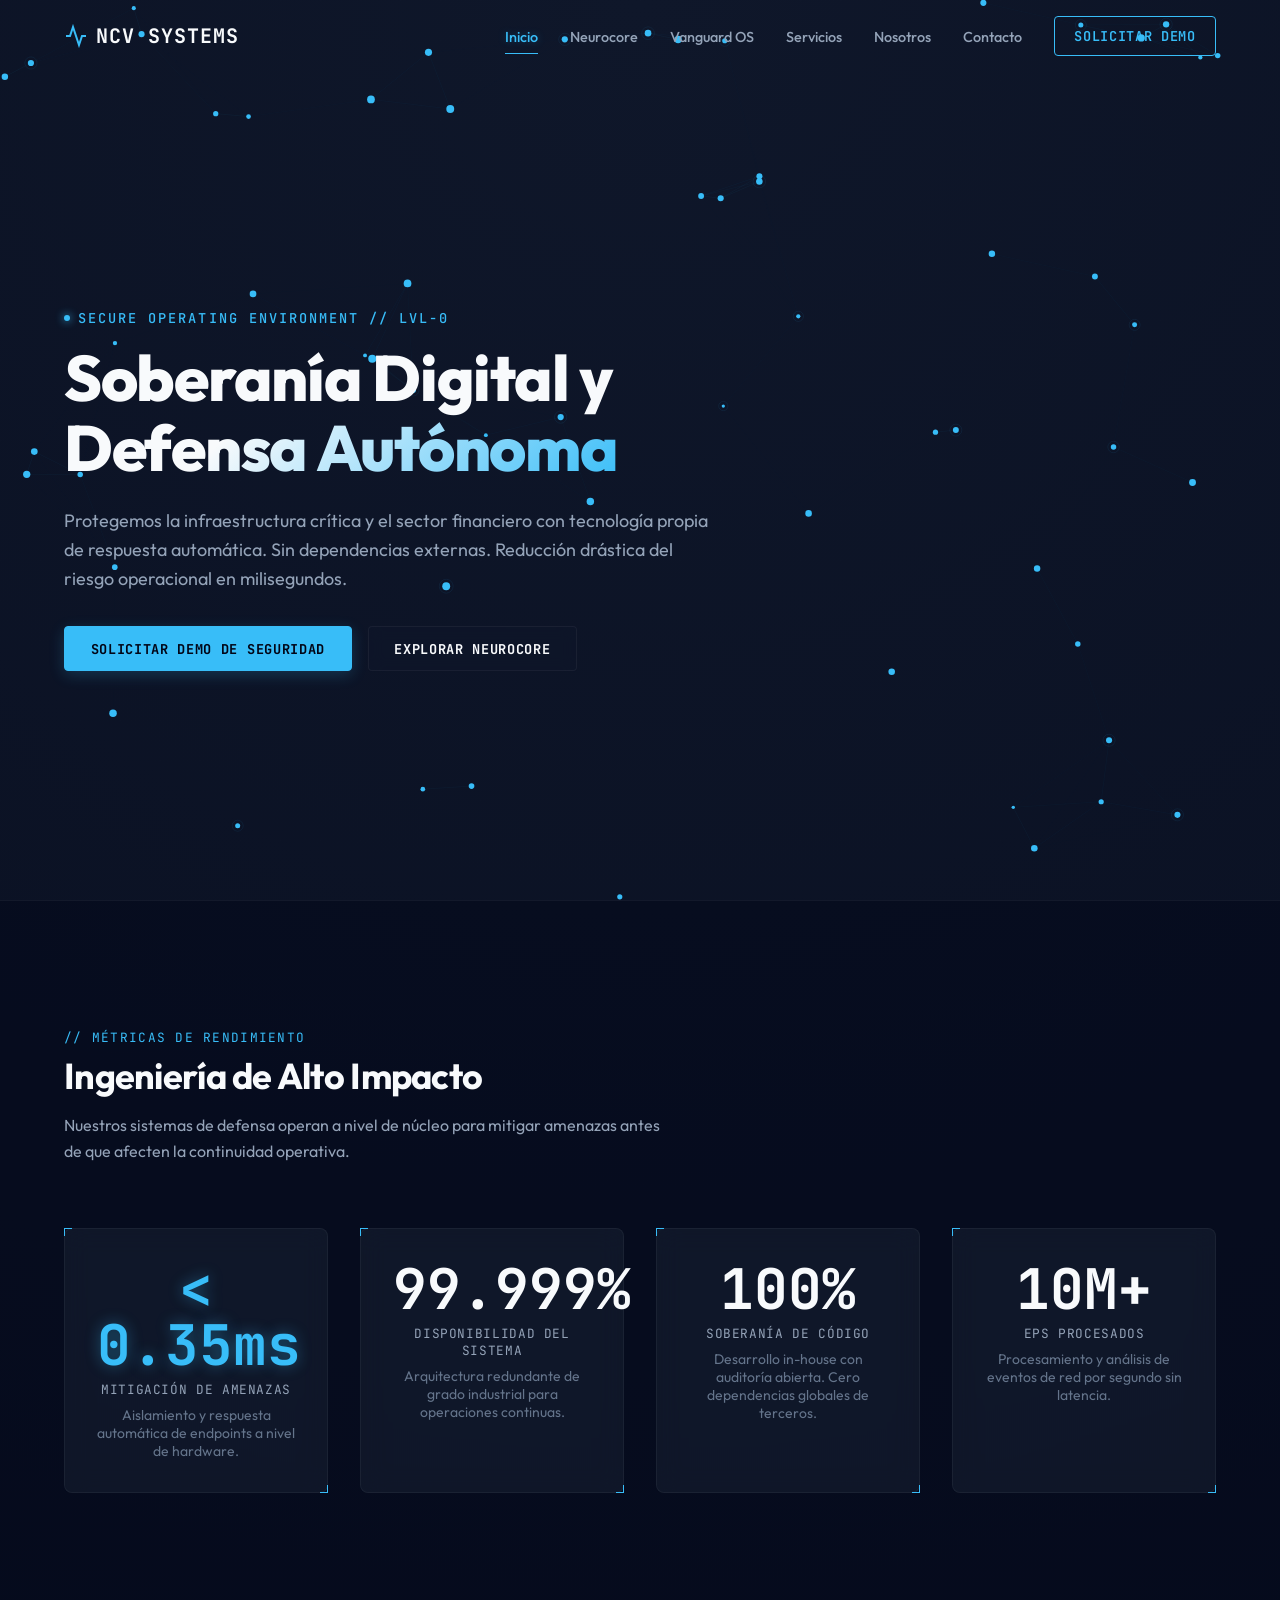
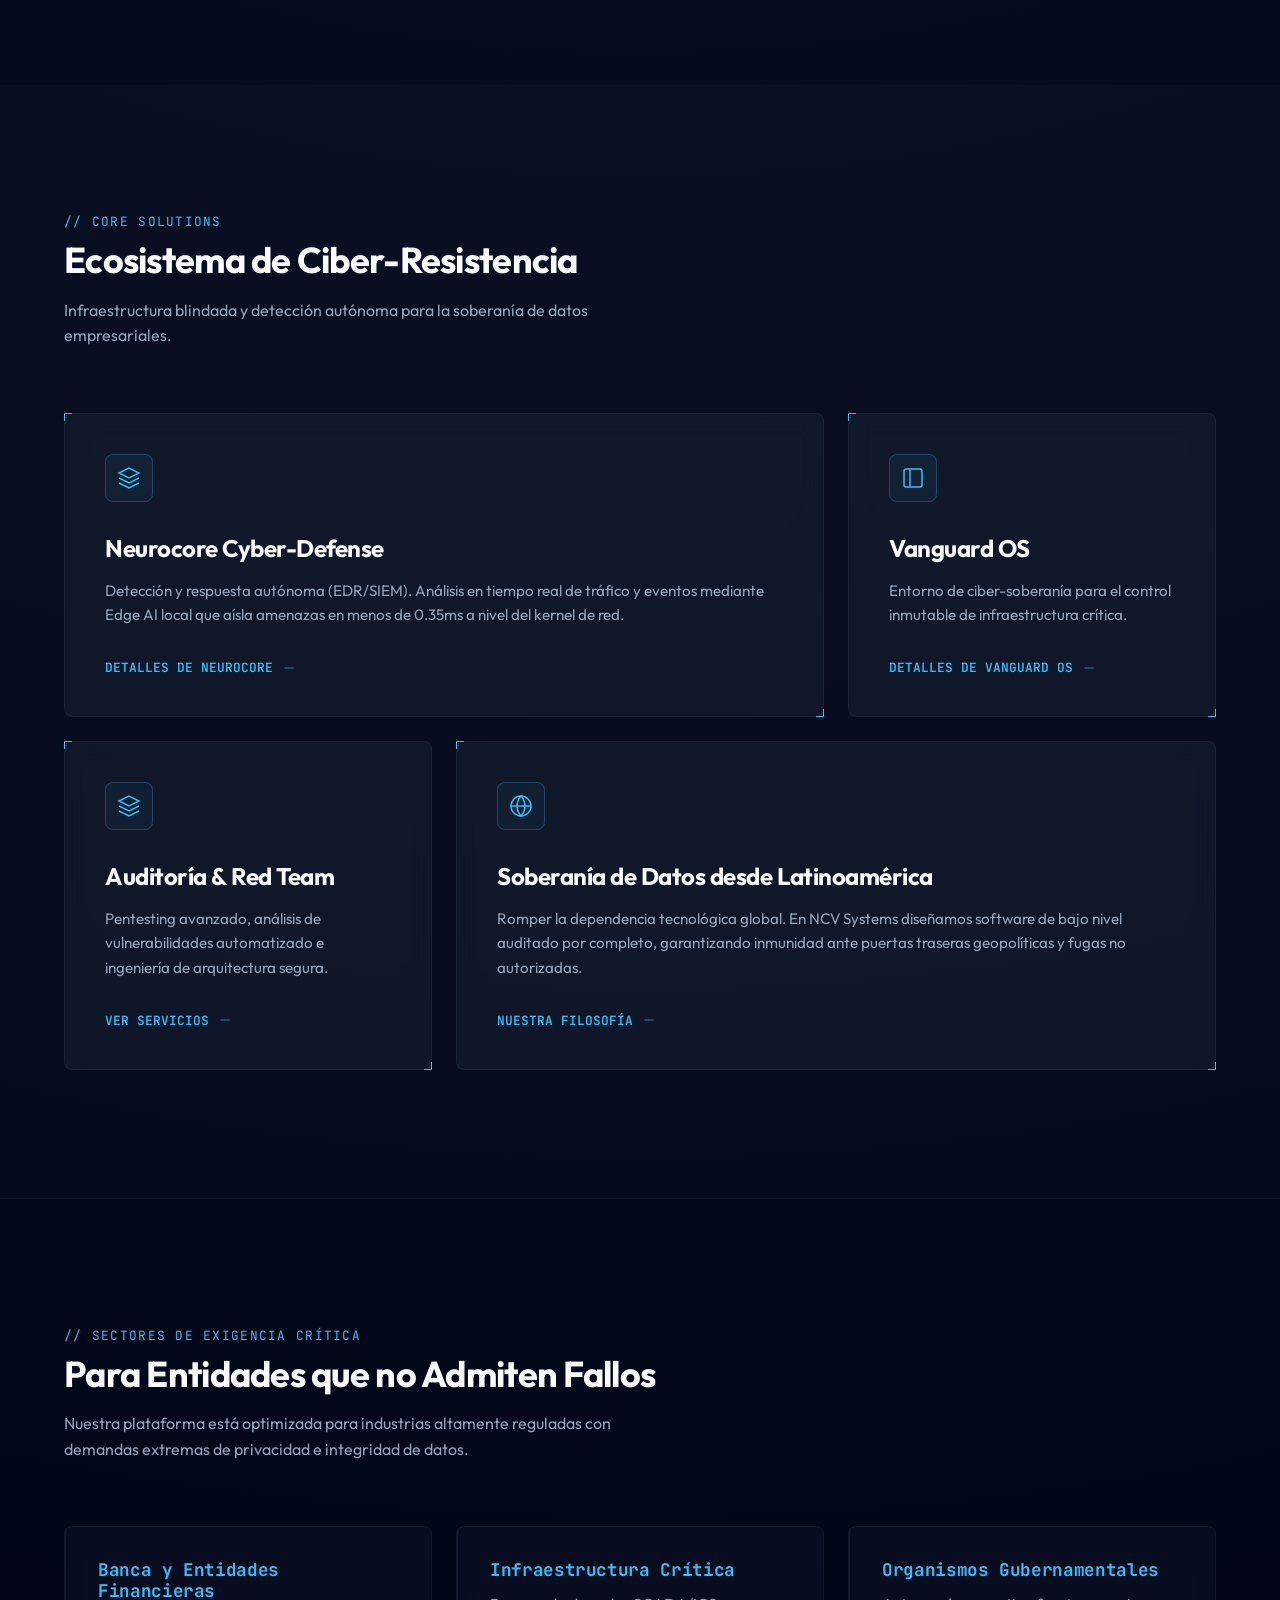
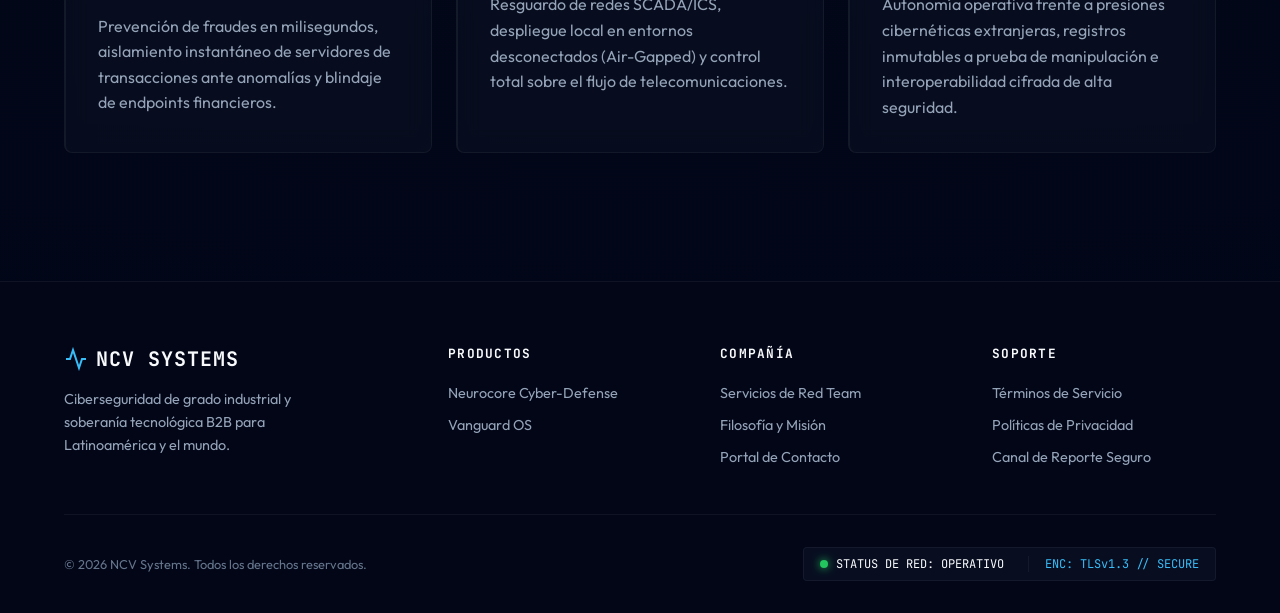
<file: index.html>
<!DOCTYPE html>
<html lang="es">
<head>
  <meta charset="UTF-8">
  <meta name="viewport" content="width=device-width, initial-scale=1.0">
  
  <!-- SEO Meta Tags -->
  <title>NCV Systems // Ciberdefensa Autónoma y Soberanía Digital B2B</title>
  <meta name="description" content="Desarrollamos soluciones soberanas de ciberseguridad para infraestructuras críticas y finanzas. SIEM/EDR autónomo con mitigación en 0.35ms y Vanguard OS.">
  <meta name="robots" content="index, follow">
  <link rel="canonical" href="https://ncvsystems.github.io/">

  <!-- Open Graph / Facebook -->
  <meta property="og:type" content="website">
  <meta property="og:url" content="https://ncvsystems.github.io/">
  <meta property="og:title" content="NCV Systems // Ciberdefensa Autónoma B2B">
  <meta property="og:description" content="Defensa autónoma con IA en local y entornos de soberanía de datos inmutables. Diseñado para banca e infraestructura crítica en Latinoamérica.">
  <meta property="og:image" content="https://ncvsystems.github.io/assets/ncv-card.png">

  <!-- Twitter -->
  <meta property="twitter:card" content="summary_large_image">
  <meta property="twitter:url" content="https://ncvsystems.github.io/">
  <meta property="twitter:title" content="NCV Systems // Ciberdefensa Autónoma B2B">
  <meta property="twitter:description" content="Defensa autónoma con IA en local y entornos de soberanía de datos inmutables. Diseñado para banca e infraestructura crítica en Latinoamérica.">
  <meta property="twitter:image" content="https://ncvsystems.github.io/assets/ncv-card.png">

  <!-- Styles -->
  <link rel="stylesheet" href="/css/styles.css">
</head>
<body>

  <!-- GLOBAL NAVIGATION HEADER -->
  <header class="header-global">
    <div class="container nav-container">
      <a href="/" class="logo-link" id="logo">
        <svg class="logo-icon" viewBox="0 0 24 24">
          <polyline points="22 12 18 12 15 21 9 3 6 12 2 12"></polyline>
        </svg>
        NCV SYSTEMS
      </a>
      
      <button class="menu-toggle" aria-label="Toggle Navigation" aria-expanded="false">&#x2630;</button>
      
      <ul class="nav-menu" role="navigation">
        <li><a href="/" class="nav-link">Inicio</a></li>
        <li><a href="/neurocore/" class="nav-link">Neurocore</a></li>
        <li><a href="/vanguard-os/" class="nav-link">Vanguard OS</a></li>
        <li><a href="/servicios/" class="nav-link">Servicios</a></li>
        <li><a href="/nosotros/" class="nav-link">Nosotros</a></li>
        <li><a href="/contacto/" class="nav-link">Contacto</a></li>
        <li><a href="/contacto/" class="btn-cta">Solicitar Demo</a></li>
      </ul>
    </div>
  </header>

  <main>
    <!-- HERO SECTION -->
    <section class="hero-wrapper">
      <canvas id="heroCanvas" class="hero-canvas"></canvas>
      <div class="container">
        <div class="hero-content">
          <div class="tagline">SECURE OPERATING ENVIRONMENT // LVL-0</div>
          <h1 class="hero-title">Soberanía Digital y <span>Defensa Autónoma</span></h1>
          <p class="hero-desc">Protegemos la infraestructura crítica y el sector financiero con tecnología propia de respuesta automática. Sin dependencias externas. Reducción drástica del riesgo operacional en milisegundos.</p>
          <div class="hero-actions">
            <a href="/contacto/" class="btn-primary">Solicitar Demo de Seguridad</a>
            <a href="/neurocore/" class="btn-secondary">Explorar Neurocore</a>
          </div>
        </div>
      </div>
    </section>

    <!-- PERFORMANCE METRICS SECTION -->
    <section class="section-padding" style="background: rgba(2, 6, 23, 0.4); border-top: 1px solid var(--border-light);">
      <div class="container">
        <div class="section-header">
          <span class="section-tag">// MÉTRICAS DE RENDIMIENTO</span>
          <h2 class="section-title">Ingeniería de Alto Impacto</h2>
          <p>Nuestros sistemas de defensa operan a nivel de núcleo para mitigar amenazas antes de que afecten la continuidad operativa.</p>
        </div>

        <div class="grid-metrics">
          <div class="metric-card glass-panel cyber-corners">
            <div class="metric-value cyan-glow">&lt; 0.35ms</div>
            <div class="metric-label">Mitigación de Amenazas</div>
            <div class="metric-desc">Aislamiento y respuesta automática de endpoints a nivel de hardware.</div>
          </div>
          <div class="metric-card glass-panel cyber-corners">
            <div class="metric-value">99.999%</div>
            <div class="metric-label">Disponibilidad del Sistema</div>
            <div class="metric-desc">Arquitectura redundante de grado industrial para operaciones continuas.</div>
          </div>
          <div class="metric-card glass-panel cyber-corners">
            <div class="metric-value">100%</div>
            <div class="metric-label">Soberanía de Código</div>
            <div class="metric-desc">Desarrollo in-house con auditoría abierta. Cero dependencias globales de terceros.</div>
          </div>
          <div class="metric-card glass-panel cyber-corners">
            <div class="metric-value">10M+</div>
            <div class="metric-label">EPS Procesados</div>
            <div class="metric-desc">Procesamiento y análisis de eventos de red por segundo sin latencia.</div>
          </div>
        </div>
      </div>
    </section>

    <!-- CORE SOLUTIONS (BENTO GRID) -->
    <section class="section-padding">
      <div class="container">
        <div class="section-header">
          <span class="section-tag">// CORE SOLUTIONS</span>
          <h2 class="section-title">Ecosistema de Ciber-Resistencia</h2>
          <p>Infraestructura blindada y detección autónoma para la soberanía de datos empresariales.</p>
        </div>

        <div class="bento-grid">
          <!-- Item 1: Neurocore (Wide) -->
          <div class="bento-item wide glass-panel cyber-corners">
            <div>
              <div class="bento-icon">
                <svg viewBox="0 0 24 24" fill="none" stroke="currentColor">
                  <path d="M12 2L2 7l10 5 10-5-10-5zM2 17l10 5 10-5M2 12l10 5 10-5"/>
                </svg>
              </div>
              <h3 class="bento-title">Neurocore Cyber-Defense</h3>
              <p class="bento-desc">Detección y respuesta autónoma (EDR/SIEM). Análisis en tiempo real de tráfico y eventos mediante Edge AI local que aísla amenazas en menos de 0.35ms a nivel del kernel de red.</p>
            </div>
            <a href="/neurocore/" class="bento-link">
              Detalles de Neurocore 
              <svg viewBox="0 0 24 24" fill="none" stroke="currentColor"><line x1="5" y1="12" x2="19" y2="12"></polyline><polyline points="12 5 19 12 12 19"></polyline></svg>
            </a>
          </div>

          <!-- Item 2: Vanguard OS (Narrow) -->
          <div class="bento-item narrow glass-panel cyber-corners">
            <div>
              <div class="bento-icon">
                <svg viewBox="0 0 24 24" fill="none" stroke="currentColor">
                  <rect x="3" y="3" width="18" height="18" rx="2" ry="2"></rect>
                  <line x1="9" y1="3" x2="9" y2="21"></line>
                </svg>
              </div>
              <h3 class="bento-title">Vanguard OS</h3>
              <p class="bento-desc">Entorno de ciber-soberanía para el control inmutable de infraestructura crítica.</p>
            </div>
            <a href="/vanguard-os/" class="bento-link">
              Detalles de Vanguard OS
              <svg viewBox="0 0 24 24" fill="none" stroke="currentColor"><line x1="5" y1="12" x2="19" y2="12"></polyline><polyline points="12 5 19 12 12 19"></polyline></svg>
            </a>
          </div>

          <!-- Item 3: Servicios (Narrow) -->
          <div class="bento-item narrow glass-panel cyber-corners">
            <div>
              <div class="bento-icon">
                <svg viewBox="0 0 24 24" fill="none" stroke="currentColor">
                  <polygon points="12 2 2 7 12 12 22 7 12 2"></polygon>
                  <polyline points="2 17 12 22 22 17"></polyline>
                  <polyline points="2 12 12 17 22 12"></polyline>
                </svg>
              </div>
              <h3 class="bento-title">Auditoría &amp; Red Team</h3>
              <p class="bento-desc">Pentesting avanzado, análisis de vulnerabilidades automatizado e ingeniería de arquitectura segura.</p>
            </div>
            <a href="/servicios/" class="bento-link">
              Ver Servicios
              <svg viewBox="0 0 24 24" fill="none" stroke="currentColor"><line x1="5" y1="12" x2="19" y2="12"></polyline><polyline points="12 5 19 12 12 19"></polyline></svg>
            </a>
          </div>

          <!-- Item 4: Nosotros (Wide) -->
          <div class="bento-item wide glass-panel cyber-corners">
            <div>
              <div class="bento-icon">
                <svg viewBox="0 0 24 24" fill="none" stroke="currentColor">
                  <circle cx="12" cy="12" r="10"></circle>
                  <line x1="2" y1="12" x2="22" y2="12"></line>
                  <path d="M12 2a15.3 15.3 0 0 1 4 10 15.3 15.3 0 0 1-4 10 15.3 15.3 0 0 1-4-10 15.3 15.3 0 0 1 4-10z"></path>
                </svg>
              </div>
              <h3 class="bento-title">Soberanía de Datos desde Latinoamérica</h3>
              <p class="bento-desc">Romper la dependencia tecnológica global. En NCV Systems diseñamos software de bajo nivel auditado por completo, garantizando inmunidad ante puertas traseras geopolíticas y fugas no autorizadas.</p>
            </div>
            <a href="/nosotros/" class="bento-link">
              Nuestra Filosofía
              <svg viewBox="0 0 24 24" fill="none" stroke="currentColor"><line x1="5" y1="12" x2="19" y2="12"></polyline><polyline points="12 5 19 12 12 19"></polyline></svg>
            </a>
          </div>
        </div>
      </div>
    </section>

    <!-- CLIENT TARGET SECTION -->
    <section class="section-padding" style="background: rgba(2, 6, 23, 0.4); border-top: 1px solid var(--border-light);">
      <div class="container">
        <div class="section-header">
          <span class="section-tag">// SECTORES DE EXIGENCIA CRÍTICA</span>
          <h2 class="section-title">Para Entidades que no Admiten Fallos</h2>
          <p>Nuestra plataforma está optimizada para industrias altamente reguladas con demandas extremas de privacidad e integridad de datos.</p>
        </div>

        <div class="target-sectors">
          <div class="sector-card glass-panel">
            <h3 class="sector-name">Banca y Entidades Financieras</h3>
            <p>Prevención de fraudes en milisegundos, aislamiento instantáneo de servidores de transacciones ante anomalías y blindaje de endpoints financieros.</p>
          </div>
          <div class="sector-card glass-panel">
            <h3 class="sector-name">Infraestructura Crítica</h3>
            <p>Resguardo de redes SCADA/ICS, despliegue local en entornos desconectados (Air-Gapped) y control total sobre el flujo de telecomunicaciones.</p>
          </div>
          <div class="sector-card glass-panel">
            <h3 class="sector-name">Organismos Gubernamentales</h3>
            <p>Autonomía operativa frente a presiones cibernéticas extranjeras, registros inmutables a prueba de manipulación e interoperabilidad cifrada de alta seguridad.</p>
          </div>
        </div>
      </div>
    </section>
  </main>

  <!-- GLOBAL FOOTER -->
  <footer class="footer-global">
    <div class="container">
      <div class="footer-top">
        <div class="footer-brand">
          <a href="/" class="logo-link">
            <svg class="logo-icon" viewBox="0 0 24 24">
              <polyline points="22 12 18 12 15 21 9 3 6 12 2 12"></polyline>
            </svg>
            NCV SYSTEMS
          </a>
          <p class="footer-desc">Ciberseguridad de grado industrial y soberanía tecnológica B2B para Latinoamérica y el mundo.</p>
        </div>
        
        <div>
          <h4 class="footer-title">Productos</h4>
          <ul class="footer-links">
            <li><a href="/neurocore/" class="footer-link">Neurocore Cyber-Defense</a></li>
            <li><a href="/vanguard-os/" class="footer-link">Vanguard OS</a></li>
          </ul>
        </div>
        
        <div>
          <h4 class="footer-title">Compañía</h4>
          <ul class="footer-links">
            <li><a href="/servicios/" class="footer-link">Servicios de Red Team</a></li>
            <li><a href="/nosotros/" class="footer-link">Filosofía y Misión</a></li>
            <li><a href="/contacto/" class="footer-link">Portal de Contacto</a></li>
          </ul>
        </div>

        <div>
          <h4 class="footer-title">Soporte</h4>
          <ul class="footer-links">
            <li><a href="#" class="footer-link">Términos de Servicio</a></li>
            <li><a href="#" class="footer-link">Políticas de Privacidad</a></li>
            <li><a href="/contacto/" class="footer-link">Canal de Reporte Seguro</a></li>
          </ul>
        </div>
      </div>

      <div class="footer-bottom">
        <span class="copyright">&copy; 2026 NCV Systems. Todos los derechos reservados.</span>
        
        <div class="status-widget">
          <div class="status-indicator">
            <span class="status-dot pulse"></span>
            <span>STATUS DE RED: OPERATIVO</span>
          </div>
          <span class="enc-badge">ENC: TLSv1.3 // SECURE</span>
        </div>
      </div>
    </div>
  </footer>

  <!-- Scripts -->
  <script src="/js/app.js"></script>
  <script src="/js/canvas-bg.js"></script>
</body>
</html>
</file>
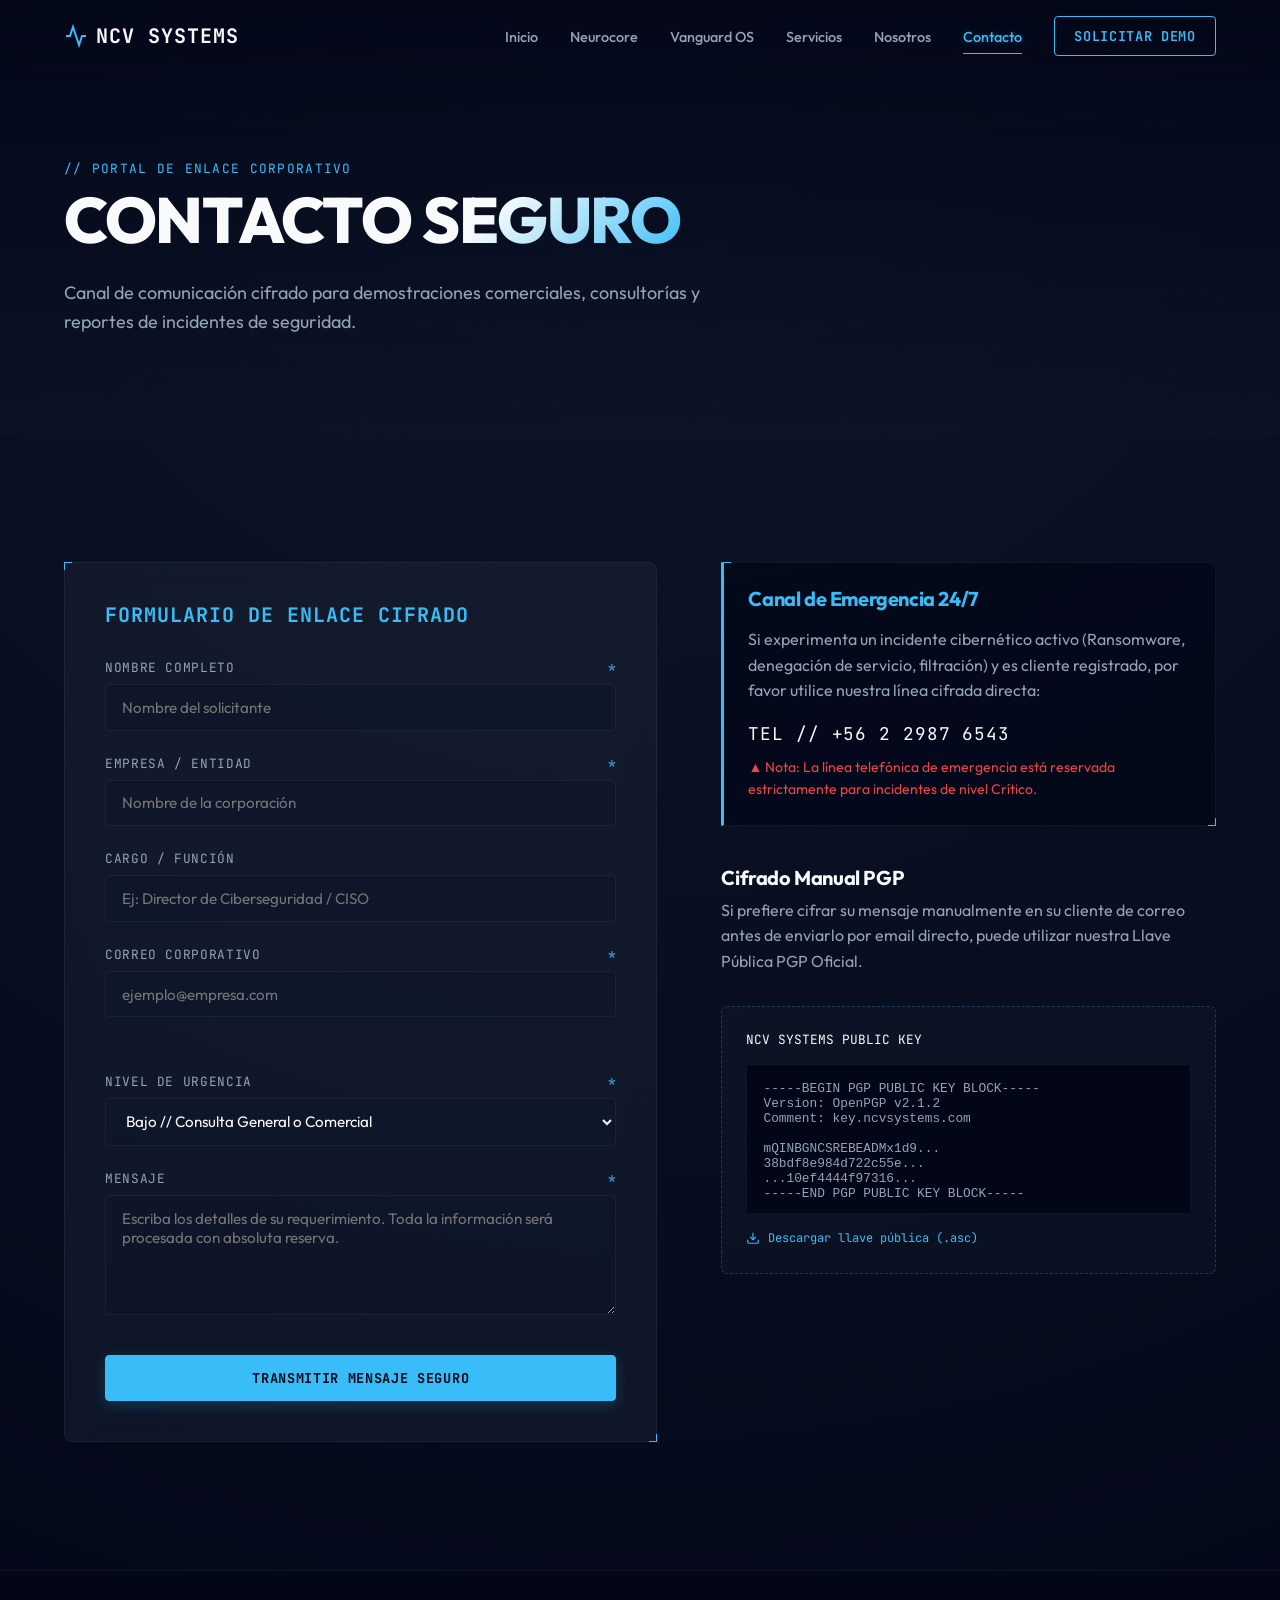
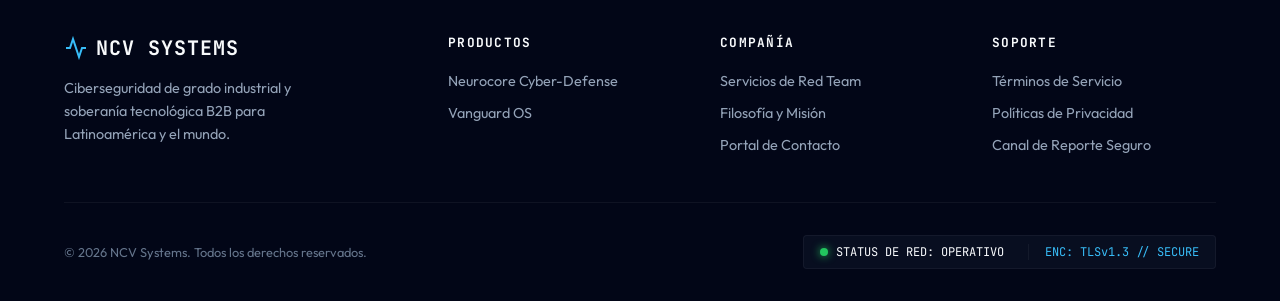
<file: contacto/index.html>
<!DOCTYPE html>
<html lang="es">
<head>
  <meta charset="UTF-8">
  <meta name="viewport" content="width=device-width, initial-scale=1.0">
  <title>Portal de Contacto Seguro B2B | NCV Systems</title>
  <meta name="description" content="Póngase en contacto con NCV Systems. Canal de enlace corporativo cifrado para solicitudes de demostración de seguridad, auditorías e incidentes críticos.">
  <link rel="stylesheet" href="/css/styles.css">
  
  <style>
    .pgp-box {
      background: rgba(30, 41, 59, 0.2);
      border: 1px dashed var(--border-cyan);
      border-radius: 6px;
      padding: 1.5rem;
      margin-top: 2rem;
      font-family: var(--font-mono);
      font-size: 0.8rem;
    }
    
    .pgp-code {
      display: block;
      white-space: pre-wrap;
      color: var(--text-secondary);
      margin: 1rem 0;
      background: #020617;
      padding: 1rem;
      border-radius: 4px;
      border: 1px solid var(--border-light);
      max-height: 150px;
      overflow-y: auto;
    }
    
    .btn-download-pgp {
      display: inline-flex;
      align-items: center;
      gap: 0.5rem;
      font-size: 0.75rem;
      color: var(--accent-cyan);
    }
  </style>
</head>
<body>

  <!-- GLOBAL NAVIGATION HEADER -->
  <header class="header-global">
    <div class="container nav-container">
      <a href="/" class="logo-link">
        <svg class="logo-icon" viewBox="0 0 24 24">
          <polyline points="22 12 18 12 15 21 9 3 6 12 2 12"></polyline>
        </svg>
        NCV SYSTEMS
      </a>
      
      <button class="menu-toggle" aria-label="Toggle Navigation" aria-expanded="false">&#x2630;</button>
      
      <ul class="nav-menu" role="navigation">
        <li><a href="/" class="nav-link">Inicio</a></li>
        <li><a href="/neurocore/" class="nav-link">Neurocore</a></li>
        <li><a href="/vanguard-os/" class="nav-link">Vanguard OS</a></li>
        <li><a href="/servicios/" class="nav-link">Servicios</a></li>
        <li><a href="/nosotros/" class="nav-link">Nosotros</a></li>
        <li><a href="/contacto/" class="nav-link">Contacto</a></li>
        <li><a href="/contacto/" class="btn-cta">Solicitar Demo</a></li>
      </ul>
    </div>
  </header>

  <main>
    <!-- SUBPAGE HERO -->
    <section class="subpage-hero">
      <div class="container">
        <span class="section-tag">// PORTAL DE ENLACE CORPORATIVO</span>
        <h1 class="hero-title">CONTACTO <span>SEGURO</span></h1>
        <p class="hero-desc" style="max-width: 700px;">Canal de comunicación cifrado para demostraciones comerciales, consultorías y reportes de incidentes de seguridad.</p>
      </div>
    </section>

    <!-- CONTACT GRID -->
    <section class="section-padding">
      <div class="container">
        <div class="contact-grid">
          
          <!-- Column 1: Secure Form -->
          <div class="glass-panel cyber-corners" style="padding: 2.5rem;">
            <h2 class="font-tech" style="font-size: 1.25rem; margin-bottom: 2rem; color: var(--accent-cyan);">Formulario de Enlace Cifrado</h2>
            
            <form id="secureContactForm" class="secure-form" novalidate>
              <!-- Honeypot field for anti-bot spam protection -->
              <div style="display:none;">
                <label for="honeypot">No rellenar este campo</label>
                <input type="text" name="honeypot" id="honeypot">
              </div>

              <div class="form-group">
                <label class="form-label" for="name">Nombre Completo <span class="required">*</span></label>
                <input class="form-input" type="text" id="name" required placeholder="Nombre del solicitante" autocomplete="name">
              </div>

              <div class="form-group">
                <label class="form-label" for="company">Empresa / Entidad <span class="required">*</span></label>
                <input class="form-input" type="text" id="company" required placeholder="Nombre de la corporación" autocomplete="organization">
              </div>

              <div class="form-group">
                <label class="form-label" for="role">Cargo / Función</label>
                <input class="form-input" type="text" id="role" placeholder="Ej: Director de Ciberseguridad / CISO">
              </div>

              <div class="form-group">
                <label class="form-label" for="email">Correo Corporativo <span class="required">*</span></label>
                <input class="form-input" type="email" id="email" required placeholder="ejemplo@empresa.com" autocomplete="email">
                <div id="emailFeedback" class="form-feedback"></div>
              </div>

              <div class="form-group">
                <label class="form-label" for="urgency">Nivel de Urgencia <span class="required">*</span></label>
                <select class="form-select" id="urgency" required>
                  <option value="low" selected>Bajo // Consulta General o Comercial</option>
                  <option value="medium">Medio // Solicitud de Auditoría o Demo Técnica</option>
                  <option value="critical">Crítico // CSIRT Activo / Respuesta a Incidente</option>
                </select>
              </div>

              <div class="form-group">
                <label class="form-label" for="message">Mensaje <span class="required">*</span></label>
                <textarea class="form-textarea" id="message" required placeholder="Escriba los detalles de su requerimiento. Toda la información será procesada con absoluta reserva."></textarea>
              </div>

              <button type="submit" id="submitBtn" class="btn-primary" style="margin-top: 1rem; width: 100%;">Transmitir Mensaje Seguro</button>
            </form>

            <!-- Simulated Terminal Console box (Hidden by default, shown on submit) -->
            <div id="consoleContainer" class="console-box" style="margin-top: 2rem; display: none;">
              <div class="console-header">
                <div class="console-dots">
                  <div class="console-dot" style="background-color: #ef4444;"></div>
                  <div class="console-dot" style="background-color: #f97316;"></div>
                  <div class="console-dot" style="background-color: #22c55e;"></div>
                </div>
                <span class="console-title">SECURE TRANSMISSION TUNNEL</span>
              </div>
              <div id="consoleBody" class="console-body">
                <!-- Log output goes here via JS -->
              </div>
            </div>
          </div>

          <!-- Column 2: Alternative details & PGP -->
          <div>
            <div class="cyber-panel cyber-corners" style="margin-bottom: 2.5rem;">
              <h3 style="font-size: 1.25rem; margin-bottom: 1rem; color: var(--accent-cyan);">Canal de Emergencia 24/7</h3>
              <p style="margin-bottom: 1rem;">Si experimenta un incidente cibernético activo (Ransomware, denegación de servicio, filtración) y es cliente registrado, por favor utilice nuestra línea cifrada directa:</p>
              <p class="font-tech" style="font-size: 1.1rem; color: var(--text-primary);">
                TEL // +56 2 2987 6543
              </p>
              <p class="metric-desc" style="margin-top: 0.5rem; color: var(--accent-red);">
                ▲ Nota: La línea telefónica de emergencia está reservada estrictamente para incidentes de nivel Crítico.
              </p>
            </div>

            <h3 style="font-size: 1.25rem; margin-bottom: 0.5rem;">Cifrado Manual PGP</h3>
            <p>Si prefiere cifrar su mensaje manualmente en su cliente de correo antes de enviarlo por email directo, puede utilizar nuestra Llave Pública PGP Oficial.</p>

            <div class="pgp-box">
              <span>NCV SYSTEMS PUBLIC KEY</span>
              <pre class="pgp-code">-----BEGIN PGP PUBLIC KEY BLOCK-----
Version: OpenPGP v2.1.2
Comment: key.ncvsystems.com

mQINBGNCSREBEADMx1d9...
38bdf8e984d722c55e...
...10ef4444f97316...
-----END PGP PUBLIC KEY BLOCK-----</pre>
              <a href="#" class="btn-download-pgp" onclick="alert('Descarga de llave pública PGP iniciada.'); return false;">
                <svg width="14" height="14" viewBox="0 0 24 24" fill="none" stroke="currentColor" stroke-width="2">
                  <path d="M21 15v4a2 2 0 0 1-2 2H5a2 2 0 0 1-2-2v-4"></path>
                  <polyline points="7 10 12 15 17 10"></polyline>
                  <line x1="12" y1="15" x2="12" y2="3"></line>
                </svg>
                Descargar llave pública (.asc)
              </a>
            </div>
          </div>

        </div>
      </div>
    </section>
  </main>

  <!-- GLOBAL FOOTER -->
  <footer class="footer-global">
    <div class="container">
      <div class="footer-top">
        <div class="footer-brand">
          <a href="/" class="logo-link">
            <svg class="logo-icon" viewBox="0 0 24 24">
              <polyline points="22 12 18 12 15 21 9 3 6 12 2 12"></polyline>
            </svg>
            NCV SYSTEMS
          </a>
          <p class="footer-desc">Ciberseguridad de grado industrial y soberanía tecnológica B2B para Latinoamérica y el mundo.</p>
        </div>
        
        <div>
          <h4 class="footer-title">Productos</h4>
          <ul class="footer-links">
            <li><a href="/neurocore/" class="footer-link">Neurocore Cyber-Defense</a></li>
            <li><a href="/vanguard-os/" class="footer-link">Vanguard OS</a></li>
          </ul>
        </div>
        
        <div>
          <h4 class="footer-title">Compañía</h4>
          <ul class="footer-links">
            <li><a href="/servicios/" class="footer-link">Servicios de Red Team</a></li>
            <li><a href="/nosotros/" class="footer-link">Filosofía y Misión</a></li>
            <li><a href="/contacto/" class="footer-link">Portal de Contacto</a></li>
          </ul>
        </div>

        <div>
          <h4 class="footer-title">Soporte</h4>
          <ul class="footer-links">
            <li><a href="#" class="footer-link">Términos de Servicio</a></li>
            <li><a href="#" class="footer-link">Políticas de Privacidad</a></li>
            <li><a href="/contacto/" class="footer-link">Canal de Reporte Seguro</a></li>
          </ul>
        </div>
      </div>

      <div class="footer-bottom">
        <span class="copyright">&copy; 2026 NCV Systems. Todos los derechos reservados.</span>
        
        <div class="status-widget">
          <div class="status-indicator">
            <span class="status-dot pulse"></span>
            <span>STATUS DE RED: OPERATIVO</span>
          </div>
          <span class="enc-badge">ENC: TLSv1.3 // SECURE</span>
        </div>
      </div>
    </div>
  </footer>

  <script src="/js/app.js"></script>
  <script src="/js/contacto.js"></script>
</body>
</html>
</file>
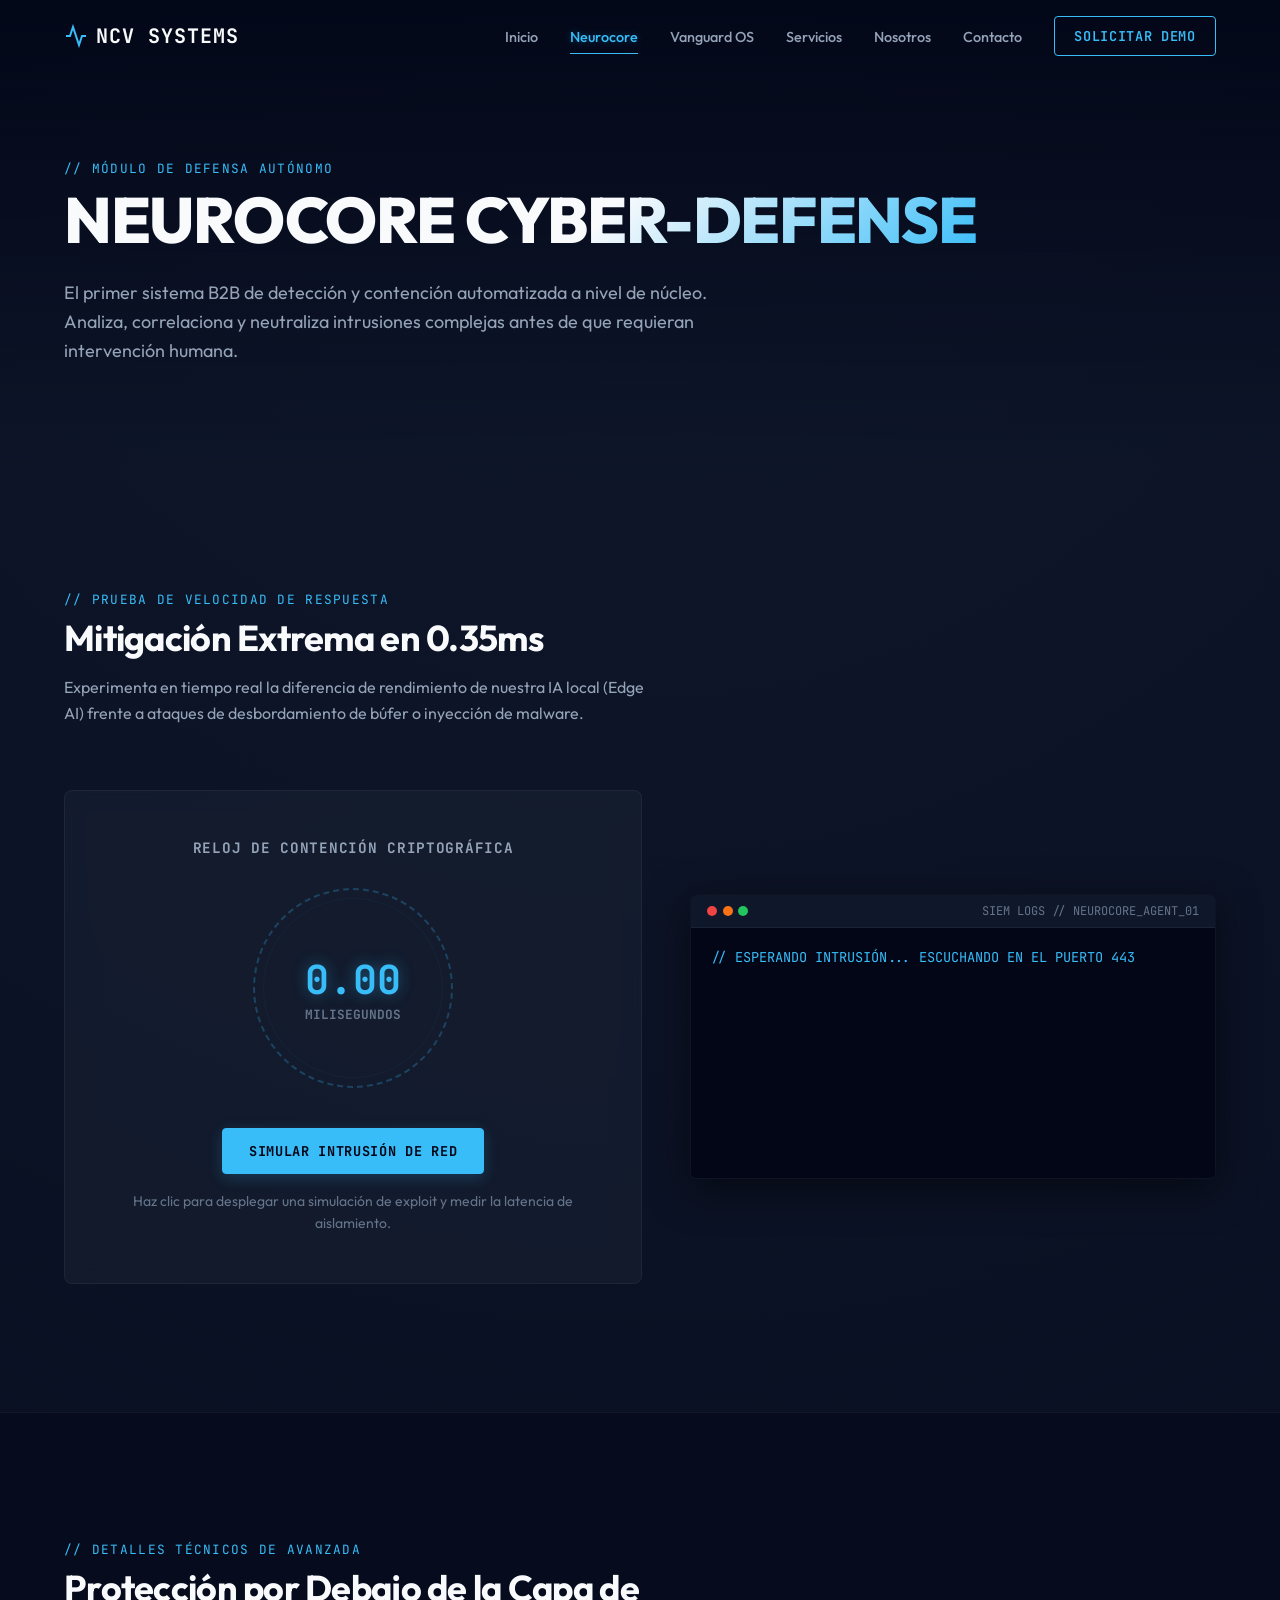
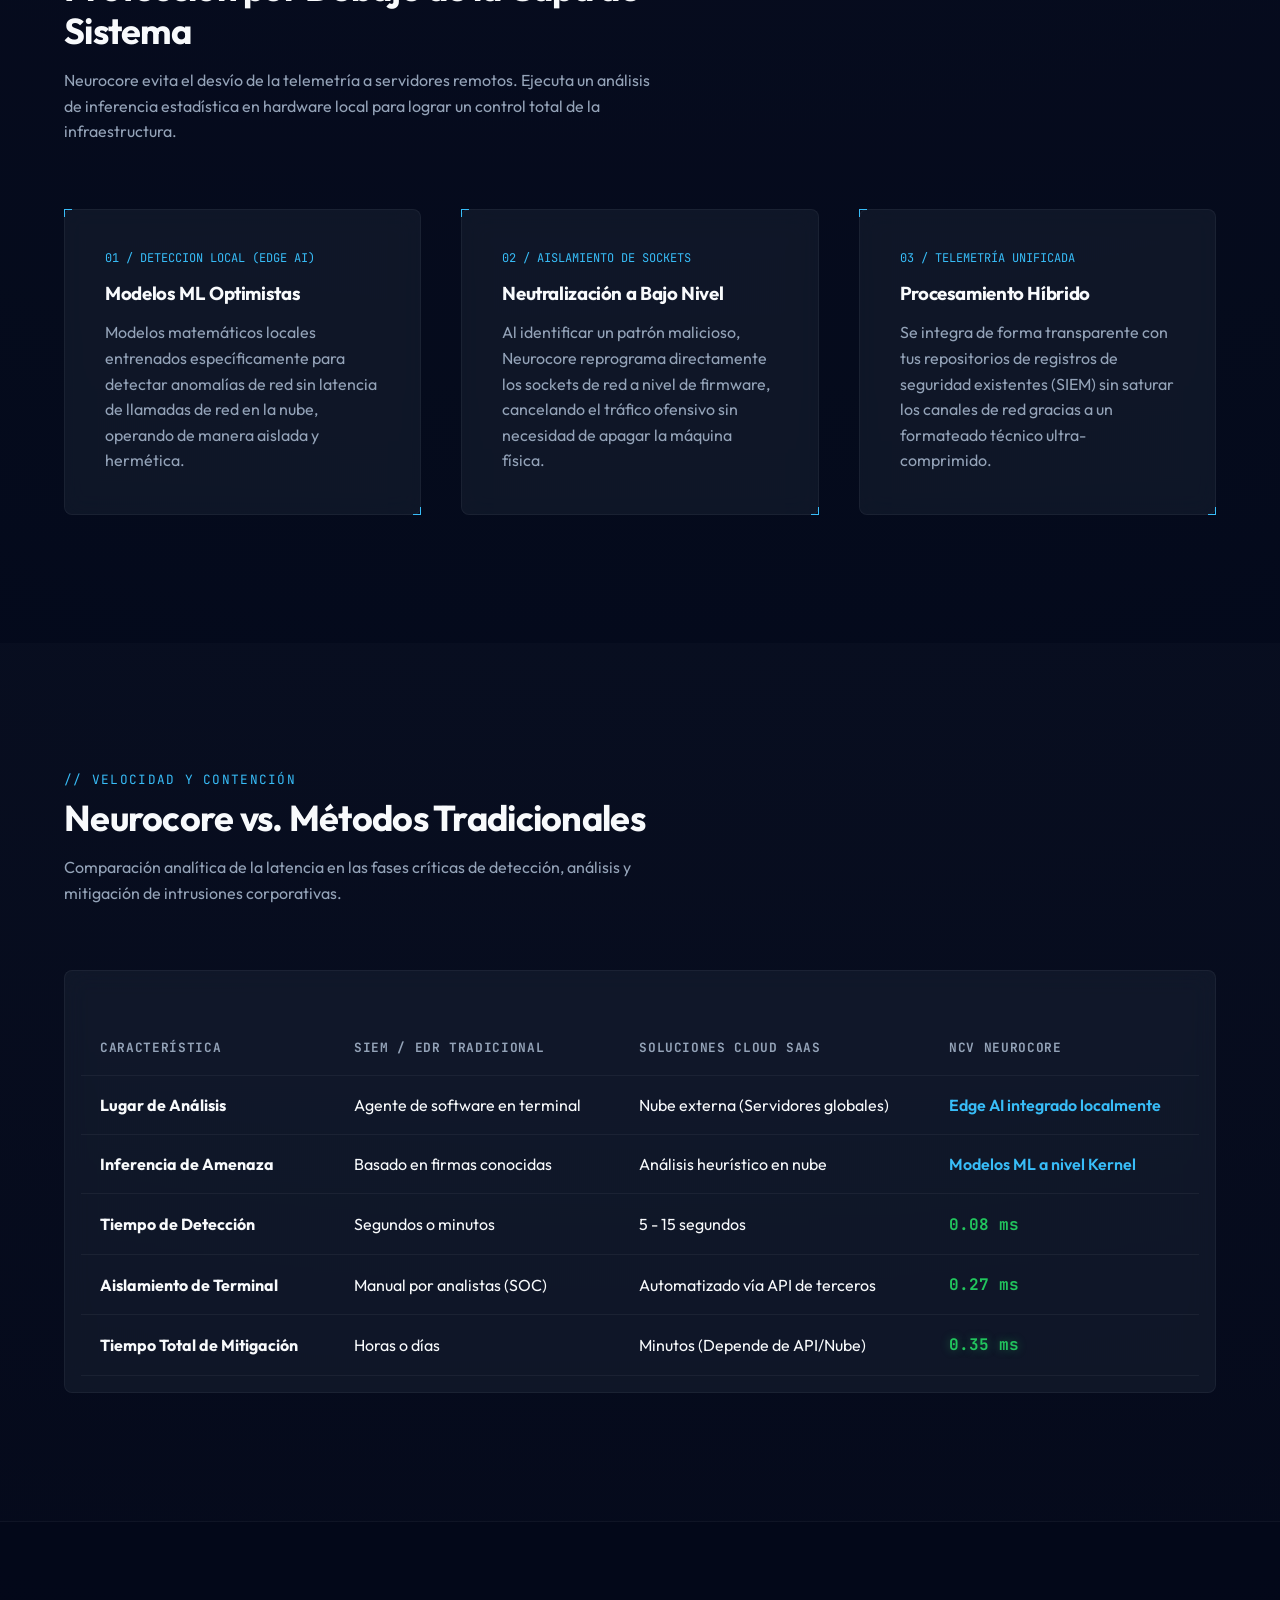
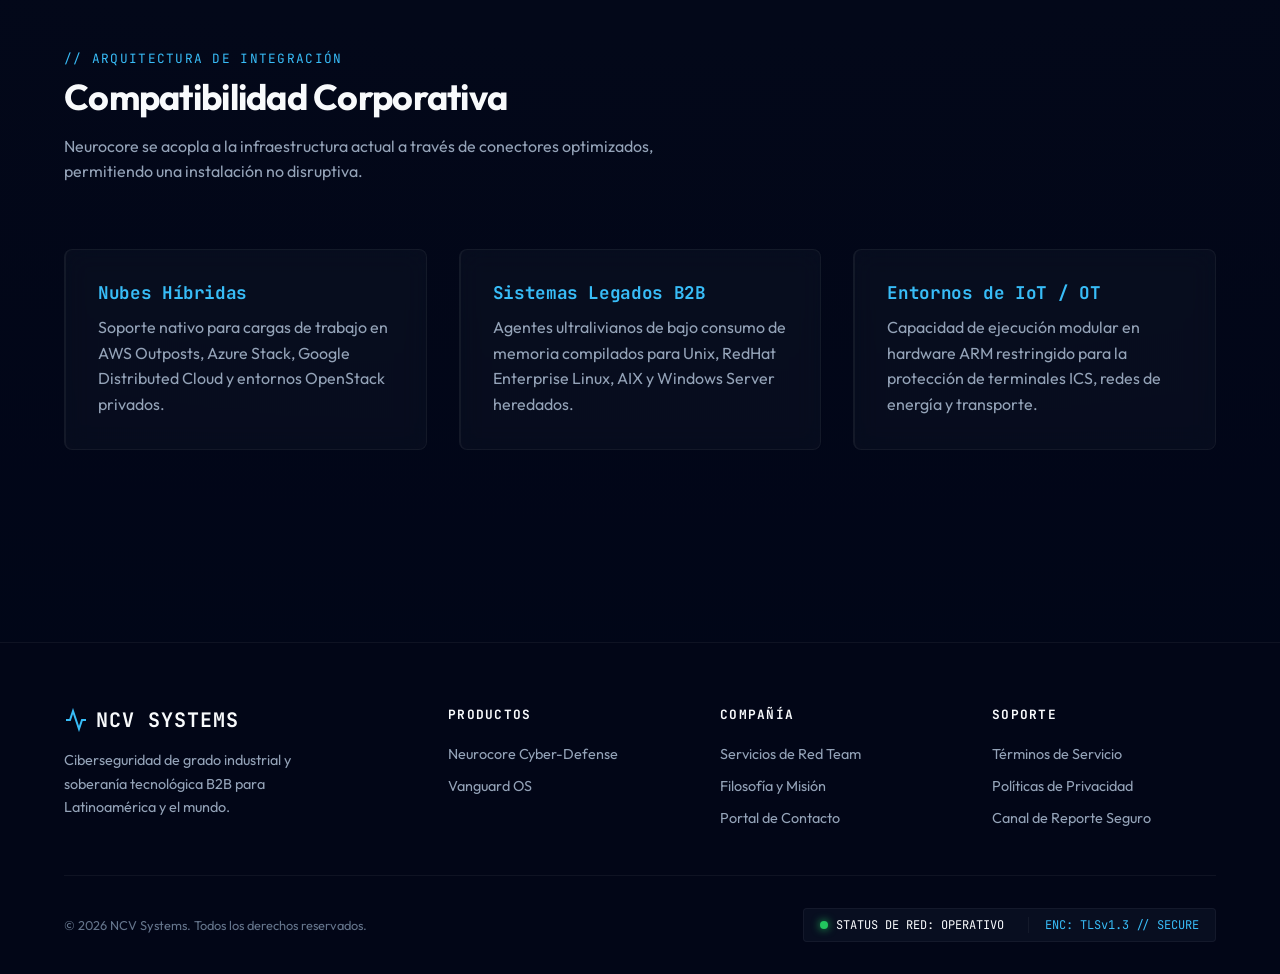
<file: neurocore/index.html>
<!DOCTYPE html>
<html lang="es">
<head>
  <meta charset="UTF-8">
  <meta name="viewport" content="width=device-width, initial-scale=1.0">
  <title>Neurocore Cyber-Defense // EDR &amp; SIEM Autónomo | NCV Systems</title>
  <meta name="description" content="Descubre Neurocore, la solución autónoma de detección y respuesta en tiempo real con mitigación de amenazas por debajo de los 0.35ms mediante Edge AI.">
  <link rel="stylesheet" href="/css/styles.css">
  
  <style>
    /* Specific styling for the stopwatch simulator layout */
    .simulator-container {
      display: grid;
      grid-template-columns: 1.1fr 1fr;
      gap: 3rem;
      align-items: center;
      margin-top: 3rem;
    }
    
    @media (max-width: 992px) {
      .simulator-container {
        grid-template-columns: 1fr;
        gap: 2rem;
      }
    }

    .matrix-table {
      width: 100%;
      border-collapse: collapse;
      margin-top: 2rem;
      font-family: var(--font-sans);
    }

    .matrix-table th, .matrix-table td {
      padding: 1.2rem;
      text-align: left;
      border-bottom: 1px solid var(--border-light);
    }

    .matrix-table th {
      font-family: var(--font-mono);
      font-size: 0.8rem;
      text-transform: uppercase;
      color: var(--text-secondary);
      letter-spacing: 0.05em;
    }

    .matrix-table tr:hover td {
      background: rgba(56, 189, 248, 0.02);
    }

    .matrix-table td.highlight {
      color: var(--accent-cyan);
      font-weight: 600;
    }

    .matrix-table td.secure-cell {
      color: var(--accent-green);
      font-family: var(--font-mono);
      font-weight: 700;
    }
  </style>
</head>
<body>

  <!-- GLOBAL NAVIGATION HEADER -->
  <header class="header-global">
    <div class="container nav-container">
      <a href="/" class="logo-link">
        <svg class="logo-icon" viewBox="0 0 24 24">
          <polyline points="22 12 18 12 15 21 9 3 6 12 2 12"></polyline>
        </svg>
        NCV SYSTEMS
      </a>
      
      <button class="menu-toggle" aria-label="Toggle Navigation" aria-expanded="false">&#x2630;</button>
      
      <ul class="nav-menu" role="navigation">
        <li><a href="/" class="nav-link">Inicio</a></li>
        <li><a href="/neurocore/" class="nav-link">Neurocore</a></li>
        <li><a href="/vanguard-os/" class="nav-link">Vanguard OS</a></li>
        <li><a href="/servicios/" class="nav-link">Servicios</a></li>
        <li><a href="/nosotros/" class="nav-link">Nosotros</a></li>
        <li><a href="/contacto/" class="nav-link">Contacto</a></li>
        <li><a href="/contacto/" class="btn-cta">Solicitar Demo</a></li>
      </ul>
    </div>
  </header>

  <main>
    <!-- SUBPAGE HERO -->
    <section class="subpage-hero">
      <div class="container">
        <span class="section-tag">// MÓDULO DE DEFENSA AUTÓNOMO</span>
        <h1 class="hero-title">NEUROCORE <span>CYBER-DEFENSE</span></h1>
        <p class="hero-desc" style="max-width: 700px;">El primer sistema B2B de detección y contención automatizada a nivel de núcleo. Analiza, correlaciona y neutraliza intrusiones complejas antes de que requieran intervención humana.</p>
      </div>
    </section>

    <!-- INTERACTIVE SIMULATION SECTION -->
    <section class="section-padding">
      <div class="container">
        <div class="section-header">
          <span class="section-tag">// PRUEBA DE VELOCIDAD DE RESPUESTA</span>
          <h2 class="section-title">Mitigación Extrema en 0.35ms</h2>
          <p>Experimenta en tiempo real la diferencia de rendimiento de nuestra IA local (Edge AI) frente a ataques de desbordamiento de búfer o inyección de malware.</p>
        </div>

        <div class="simulator-container">
          <!-- Stopwatch display widget -->
          <div class="glass-panel stopwatch-widget cyber-corners">
            <h3 class="font-tech" style="font-size: 0.9rem; margin-bottom: 2rem; color: var(--text-secondary);">Reloj de Contención Criptográfica</h3>
            
            <div class="stopwatch-ring">
              <div class="stopwatch-inner">
                <span id="stopwatchValue" class="stopwatch-number">0.00</span>
                <span class="stopwatch-unit">milisegundos</span>
              </div>
            </div>
            
            <button id="simBtn" class="btn-primary btn-trigger-sim">Simular Intrusión de Red</button>
            <p class="metric-desc" style="margin-top: 1rem;">Haz clic para desplegar una simulación de exploit y medir la latencia de aislamiento.</p>
          </div>

          <!-- Console log output widget -->
          <div class="console-box">
            <div class="console-header">
              <div class="console-dots">
                <div class="console-dot" style="background-color: #ef4444;"></div>
                <div class="console-dot" style="background-color: #f97316;"></div>
                <div class="console-dot" style="background-color: #22c55e;"></div>
              </div>
              <span class="console-title">SIEM LOGS // NEUROCORE_AGENT_01</span>
            </div>
            <div id="simConsoleBody" class="console-body">
              <div class="console-line">// ESPERANDO INTRUSIÓN... ESCUCHANDO EN EL PUERTO 443</div>
            </div>
          </div>
        </div>
      </div>
    </section>

    <!-- TECHNICAL DETAILS -->
    <section class="section-padding" style="background: rgba(2, 6, 23, 0.4); border-top: 1px solid var(--border-light);">
      <div class="container">
        <div class="section-header">
          <span class="section-tag">// DETALLES TÉCNICOS DE AVANZADA</span>
          <h2 class="section-title">Protección por Debajo de la Capa de Sistema</h2>
          <p>Neurocore evita el desvío de la telemetría a servidores remotos. Ejecuta un análisis de inferencia estadística en hardware local para lograr un control total de la infraestructura.</p>
        </div>

        <div class="tech-details">
          <div class="tech-card glass-panel cyber-corners">
            <span class="tech-tag">01 / DETECCION LOCAL (EDGE AI)</span>
            <h3 style="margin-bottom: 1rem;">Modelos ML Optimistas</h3>
            <p>Modelos matemáticos locales entrenados específicamente para detectar anomalías de red sin latencia de llamadas de red en la nube, operando de manera aislada y hermética.</p>
          </div>
          <div class="tech-card glass-panel cyber-corners">
            <span class="tech-tag">02 / AISLAMIENTO DE SOCKETS</span>
            <h3 style="margin-bottom: 1rem;">Neutralización a Bajo Nivel</h3>
            <p>Al identificar un patrón malicioso, Neurocore reprograma directamente los sockets de red a nivel de firmware, cancelando el tráfico ofensivo sin necesidad de apagar la máquina física.</p>
          </div>
          <div class="tech-card glass-panel cyber-corners">
            <span class="tech-tag">03 / TELEMETRÍA UNIFICADA</span>
            <h3 style="margin-bottom: 1rem;">Procesamiento Híbrido</h3>
            <p>Se integra de forma transparente con tus repositorios de registros de seguridad existentes (SIEM) sin saturar los canales de red gracias a un formateado técnico ultra-comprimido.</p>
          </div>
        </div>
      </div>
    </section>

    <!-- COMPARISON MATRIX -->
    <section class="section-padding">
      <div class="container">
        <div class="section-header">
          <span class="section-tag">// VELOCIDAD Y CONTENCIÓN</span>
          <h2 class="section-title">Neurocore vs. Métodos Tradicionales</h2>
          <p>Comparación analítica de la latencia en las fases críticas de detección, análisis y mitigación de intrusiones corporativas.</p>
        </div>

        <div class="glass-panel" style="overflow-x: auto; padding: 1rem;">
          <table class="matrix-table">
            <thead>
              <tr>
                <th>Característica</th>
                <th>SIEM / EDR Tradicional</th>
                <th>Soluciones Cloud SaaS</th>
                <th>NCV Neurocore</th>
              </tr>
            </thead>
            <tbody>
              <tr>
                <td><strong>Lugar de Análisis</strong></td>
                <td>Agente de software en terminal</td>
                <td>Nube externa (Servidores globales)</td>
                <td class="highlight">Edge AI integrado localmente</td>
              </tr>
              <tr>
                <td><strong>Inferencia de Amenaza</strong></td>
                <td>Basado en firmas conocidas</td>
                <td>Análisis heurístico en nube</td>
                <td class="highlight">Modelos ML a nivel Kernel</td>
              </tr>
              <tr>
                <td><strong>Tiempo de Detección</strong></td>
                <td>Segundos o minutos</td>
                <td>5 - 15 segundos</td>
                <td class="secure-cell">0.08 ms</td>
              </tr>
              <tr>
                <td><strong>Aislamiento de Terminal</strong></td>
                <td>Manual por analistas (SOC)</td>
                <td>Automatizado vía API de terceros</td>
                <td class="secure-cell">0.27 ms</td>
              </tr>
              <tr>
                <td><strong>Tiempo Total de Mitigación</strong></td>
                <td>Horas o días</td>
                <td>Minutos (Depende de API/Nube)</td>
                <td class="secure-cell" style="text-shadow: 0 0 10px rgba(34,197,94,0.4);">0.35 ms</td>
              </tr>
            </tbody>
          </table>
        </div>
      </div>
    </section>

    <!-- INTEGRATION & COMPATIBILITY -->
    <section class="section-padding" style="background: rgba(2, 6, 23, 0.4); border-top: 1px solid var(--border-light);">
      <div class="container">
        <div class="section-header">
          <span class="section-tag">// ARQUITECTURA DE INTEGRACIÓN</span>
          <h2 class="section-title">Compatibilidad Corporativa</h2>
          <p>Neurocore se acopla a la infraestructura actual a través de conectores optimizados, permitiendo una instalación no disruptiva.</p>
        </div>

        <div class="grid-metrics" style="grid-template-columns: repeat(auto-fit, minmax(280px, 1fr));">
          <div class="sector-card glass-panel">
            <h3 class="sector-name">Nubes Híbridas</h3>
            <p>Soporte nativo para cargas de trabajo en AWS Outposts, Azure Stack, Google Distributed Cloud y entornos OpenStack privados.</p>
          </div>
          <div class="sector-card glass-panel">
            <h3 class="sector-name">Sistemas Legados B2B</h3>
            <p>Agentes ultralivianos de bajo consumo de memoria compilados para Unix, RedHat Enterprise Linux, AIX y Windows Server heredados.</p>
          </div>
          <div class="sector-card glass-panel">
            <h3 class="sector-name">Entornos de IoT / OT</h3>
            <p>Capacidad de ejecución modular en hardware ARM restringido para la protección de terminales ICS, redes de energía y transporte.</p>
          </div>
        </div>
      </div>
    </section>
  </main>

  <!-- GLOBAL FOOTER -->
  <footer class="footer-global">
    <div class="container">
      <div class="footer-top">
        <div class="footer-brand">
          <a href="/" class="logo-link">
            <svg class="logo-icon" viewBox="0 0 24 24">
              <polyline points="22 12 18 12 15 21 9 3 6 12 2 12"></polyline>
            </svg>
            NCV SYSTEMS
          </a>
          <p class="footer-desc">Ciberseguridad de grado industrial y soberanía tecnológica B2B para Latinoamérica y el mundo.</p>
        </div>
        
        <div>
          <h4 class="footer-title">Productos</h4>
          <ul class="footer-links">
            <li><a href="/neurocore/" class="footer-link">Neurocore Cyber-Defense</a></li>
            <li><a href="/vanguard-os/" class="footer-link">Vanguard OS</a></li>
          </ul>
        </div>
        
        <div>
          <h4 class="footer-title">Compañía</h4>
          <ul class="footer-links">
            <li><a href="/servicios/" class="footer-link">Servicios de Red Team</a></li>
            <li><a href="/nosotros/" class="footer-link">Filosofía y Misión</a></li>
            <li><a href="/contacto/" class="footer-link">Portal de Contacto</a></li>
          </ul>
        </div>

        <div>
          <h4 class="footer-title">Soporte</h4>
          <ul class="footer-links">
            <li><a href="#" class="footer-link">Términos de Servicio</a></li>
            <li><a href="#" class="footer-link">Políticas de Privacidad</a></li>
            <li><a href="/contacto/" class="footer-link">Canal de Reporte Seguro</a></li>
          </ul>
        </div>
      </div>

      <div class="footer-bottom">
        <span class="copyright">&copy; 2026 NCV Systems. Todos los derechos reservados.</span>
        
        <div class="status-widget">
          <div class="status-indicator">
            <span class="status-dot pulse"></span>
            <span>STATUS DE RED: OPERATIVO</span>
          </div>
          <span class="enc-badge">ENC: TLSv1.3 // SECURE</span>
        </div>
      </div>
    </div>
  </footer>

  <script src="/js/app.js"></script>
  <script>
    // --- STOPWATCH ATTACK SIMULATOR CODE ---
    document.addEventListener('DOMContentLoaded', () => {
      const simBtn = document.getElementById('simBtn');
      const stopwatchValue = document.getElementById('stopwatchValue');
      const simConsoleBody = document.getElementById('simConsoleBody');
      let isRunning = false;

      simBtn.addEventListener('click', () => {
        if (isRunning) return;
        isRunning = true;
        simBtn.disabled = true;
        simBtn.textContent = 'Mitigando Amenaza...';

        // Clear console and show initial threat detection
        simConsoleBody.innerHTML = '';
        appendLog('▲ INTRUSIÓN DETECTADA // EXPLOIT DISPARADO', 'warning');
        appendLog('Desbordamiento de búfer en pila local (stack buffer overflow bypass)...', 'info');

        let start = 0;
        const target = 0.35;
        const duration = 1500; // Stretch real-time 0.35ms into 1.5s for human legibility
        const startTime = performance.now();

        // Log triggers at timeline points during the 1.5 seconds simulation
        const logEvents = [
          { timePct: 0.15, text: 'Iniciando módulo local Edge AI para análisis estructural...', type: 'info' },
          { timePct: 0.40, text: '✓ Coincidencia detectada: Firma de comportamiento malicioso identificada.', type: 'success' },
          { timePct: 0.60, text: 'Disparando instrucción preventiva: Aislamiento del socket 0x7F41A9...', type: 'warning' },
          { timePct: 0.85, text: 'Cortando conexión física de red (Kernel virtual socket lock)...', type: 'info' },
          { timePct: 1.00, text: '✓ TERMINAL NEUTRALIZADO // Mitigación completada con éxito en 0.35ms.', type: 'success' }
        ];

        let eventIndex = 0;

        function updateSim() {
          const now = performance.now();
          const elapsed = now - startTime;
          const progress = Math.min(elapsed / duration, 1);

          // Update ticking display (ticking up to 0.35)
          const currentVal = (progress * target).toFixed(2);
          stopwatchValue.textContent = currentVal;

          // Check if we need to emit logs based on time progress
          while (eventIndex < logEvents.length && progress >= logEvents[eventIndex].timePct) {
            appendLog(logEvents[eventIndex].text, logEvents[eventIndex].type);
            eventIndex++;
          }

          if (progress < 1) {
            requestAnimationFrame(updateSim);
          } else {
            // Finished
            stopwatchValue.textContent = '0.35';
            simBtn.disabled = false;
            simBtn.textContent = 'Reiniciar Simulador';
            isRunning = false;
          }
        }

        requestAnimationFrame(updateSim);
      });

      function appendLog(text, type) {
        const line = document.createElement('div');
        line.className = 'console-line';
        if (type === 'success') line.classList.add('success');
        if (type === 'warning') line.classList.add('warning');
        
        line.textContent = `[${new Date().toLocaleTimeString()}] ${text}`;
        simConsoleBody.appendChild(line);
        simConsoleBody.scrollTop = simConsoleBody.scrollHeight;
      }
    });
  </script>
</body>
</html>
</file>
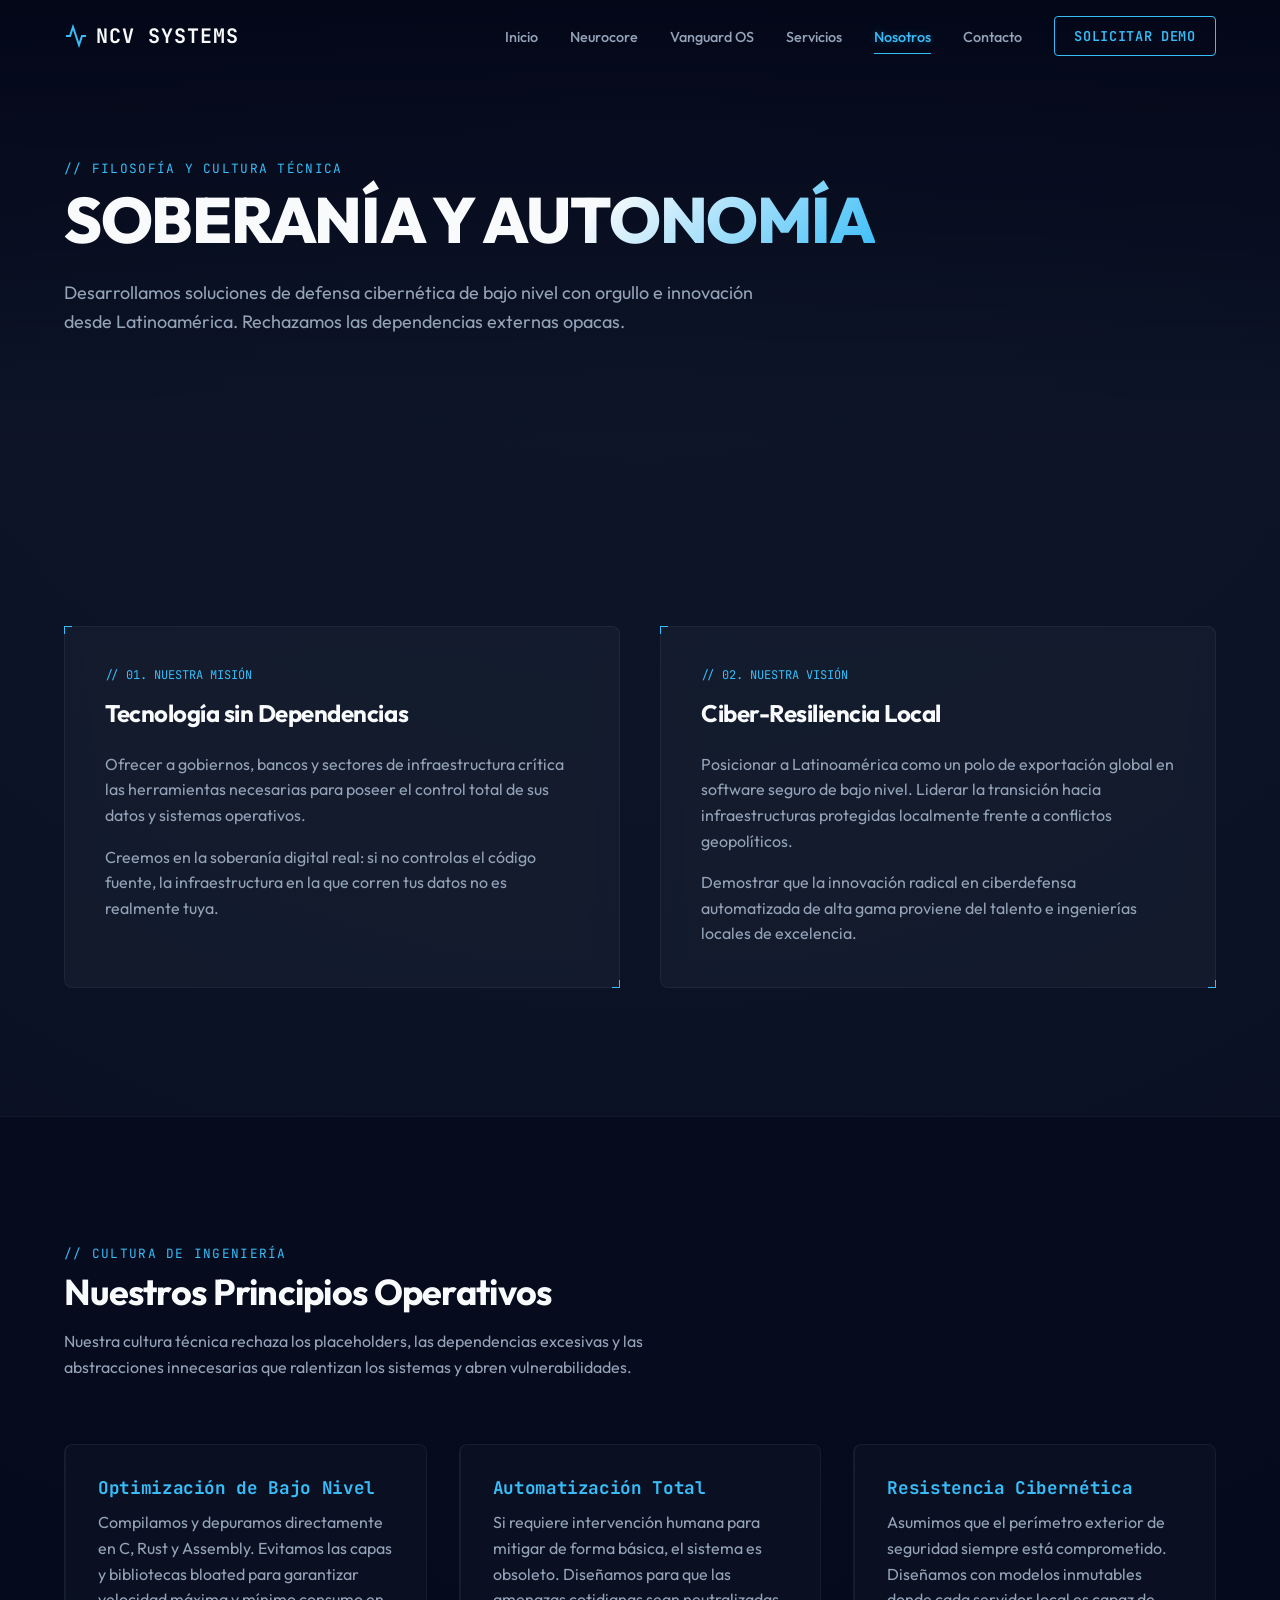
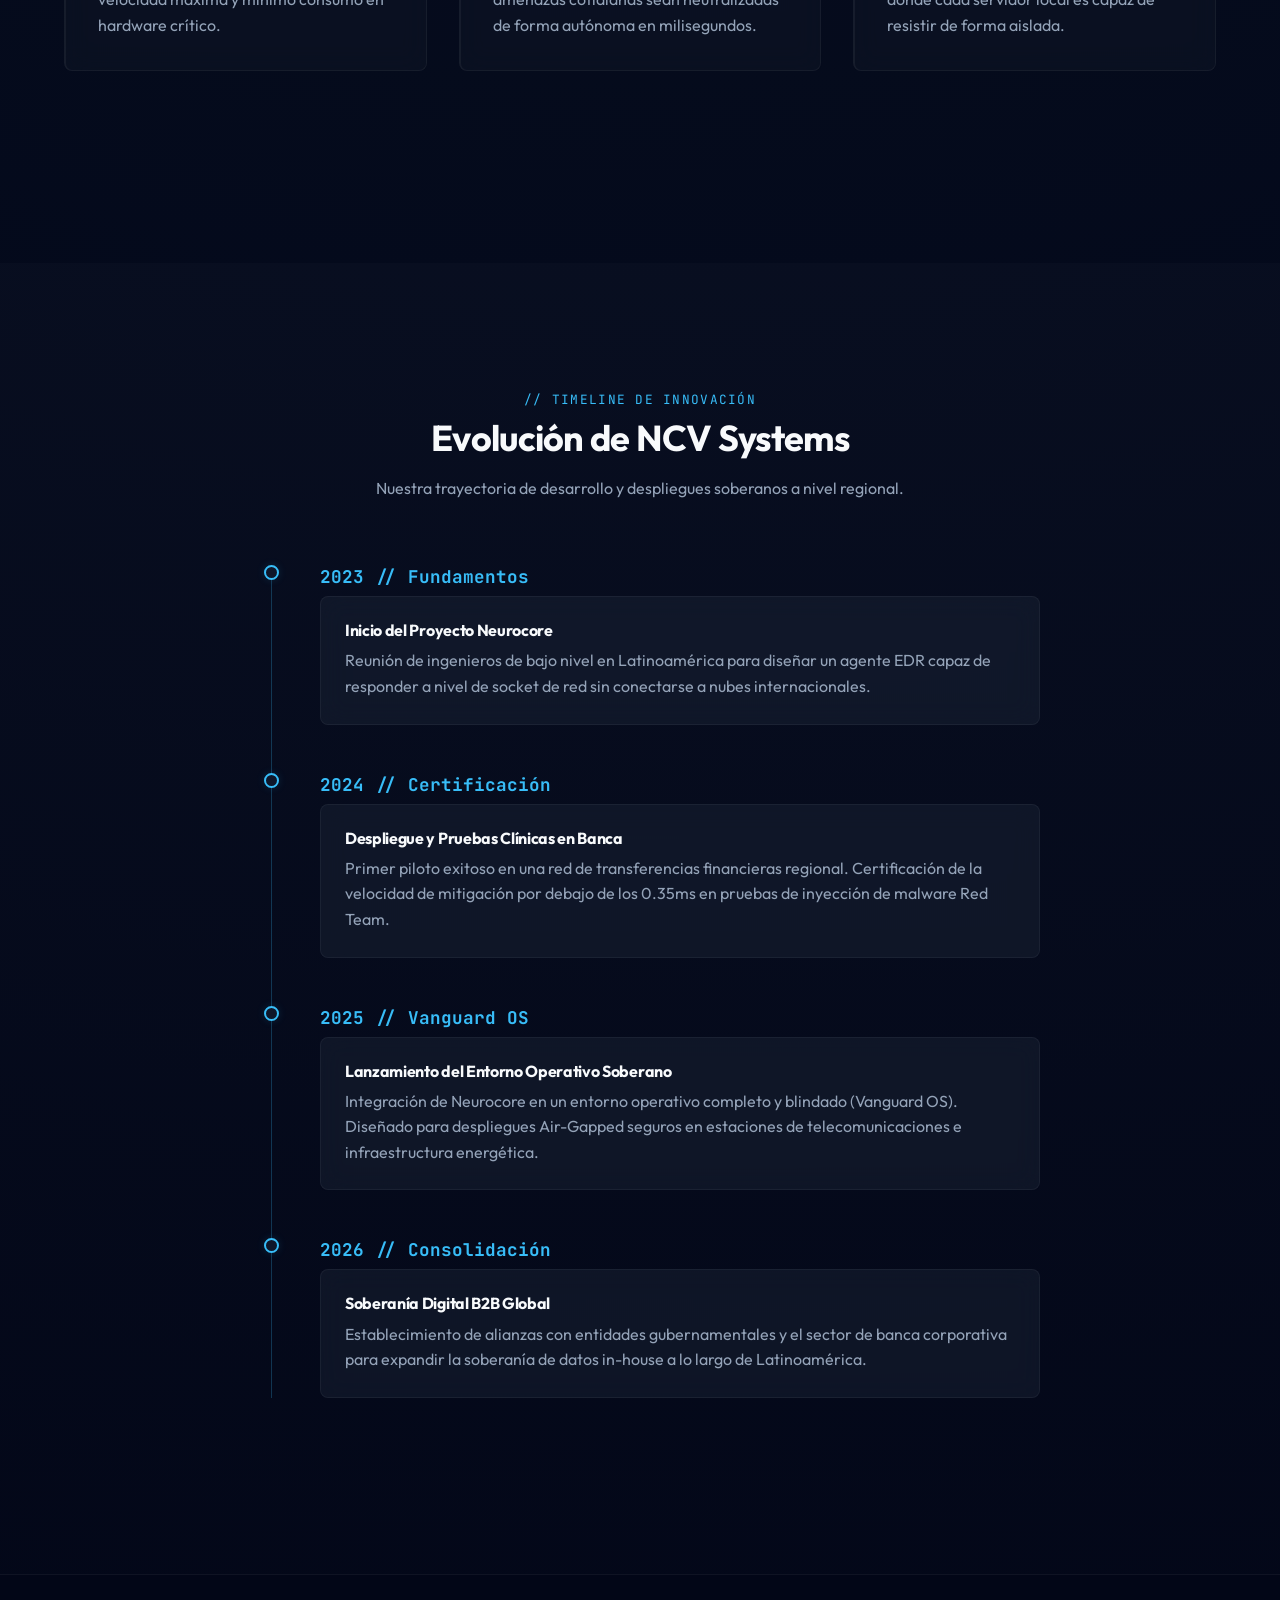
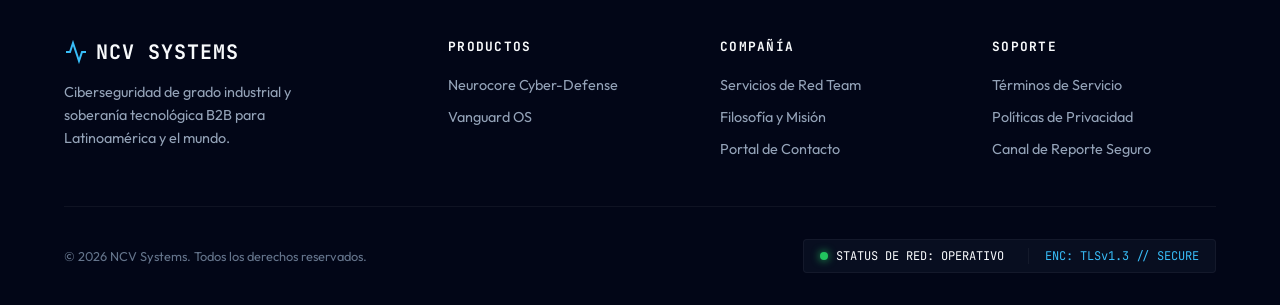
<file: nosotros/index.html>
<!DOCTYPE html>
<html lang="es">
<head>
  <meta charset="UTF-8">
  <meta name="viewport" content="width=device-width, initial-scale=1.0">
  <title>Quiénes Somos // Soberanía Tecnológica | NCV Systems</title>
  <meta name="description" content="Nuestra filosofía. Creamos ciberseguridad soberana desde Latinoamérica para erradicar la dependencia de infraestructuras extranjeras y corporaciones opacas.">
  <link rel="stylesheet" href="/css/styles.css">
  
  <style>
    .timeline-container {
      position: relative;
      max-width: 800px;
      margin: 4rem auto 0 auto;
    }
    
    .timeline-container::before {
      content: '';
      position: absolute;
      left: 31px;
      top: 0;
      bottom: 0;
      width: 1px;
      background: var(--border-cyan);
    }
    
    .timeline-item {
      position: relative;
      padding-left: 80px;
      margin-bottom: 3rem;
    }
    
    .timeline-dot {
      position: absolute;
      left: 24px;
      top: 0;
      width: 15px;
      height: 15px;
      border-radius: 50%;
      background: var(--bg-primary);
      border: 2px solid var(--accent-cyan);
      box-shadow: 0 0 8px var(--accent-cyan-glow);
      transition: all var(--transition-fast);
    }
    
    .timeline-item:hover .timeline-dot {
      background: var(--accent-cyan);
      box-shadow: 0 0 15px var(--accent-cyan);
    }
    
    .timeline-year {
      font-family: var(--font-mono);
      font-size: 1.1rem;
      color: var(--accent-cyan);
      font-weight: 700;
      margin-bottom: 0.5rem;
    }
  </style>
</head>
<body>

  <!-- GLOBAL NAVIGATION HEADER -->
  <header class="header-global">
    <div class="container nav-container">
      <a href="/" class="logo-link">
        <svg class="logo-icon" viewBox="0 0 24 24">
          <polyline points="22 12 18 12 15 21 9 3 6 12 2 12"></polyline>
        </svg>
        NCV SYSTEMS
      </a>
      
      <button class="menu-toggle" aria-label="Toggle Navigation" aria-expanded="false">&#x2630;</button>
      
      <ul class="nav-menu" role="navigation">
        <li><a href="/" class="nav-link">Inicio</a></li>
        <li><a href="/neurocore/" class="nav-link">Neurocore</a></li>
        <li><a href="/vanguard-os/" class="nav-link">Vanguard OS</a></li>
        <li><a href="/servicios/" class="nav-link">Servicios</a></li>
        <li><a href="/nosotros/" class="nav-link">Nosotros</a></li>
        <li><a href="/contacto/" class="nav-link">Contacto</a></li>
        <li><a href="/contacto/" class="btn-cta">Solicitar Demo</a></li>
      </ul>
    </div>
  </header>

  <main>
    <!-- SUBPAGE HERO -->
    <section class="subpage-hero">
      <div class="container">
        <span class="section-tag">// FILOSOFÍA Y CULTURA TÉCNICA</span>
        <h1 class="hero-title">SOBERANÍA Y <span>AUTONOMÍA</span></h1>
        <p class="hero-desc" style="max-width: 700px;">Desarrollamos soluciones de defensa cibernética de bajo nivel con orgullo e innovación desde Latinoamérica. Rechazamos las dependencias externas opacas.</p>
      </div>
    </section>

    <!-- MISSION / VISION -->
    <section class="section-padding">
      <div class="container">
        <div class="tech-details" style="grid-template-columns: repeat(auto-fit, minmax(350px, 1fr));">
          
          <div class="tech-card glass-panel cyber-corners">
            <span class="tech-tag">// 01. NUESTRA MISIÓN</span>
            <h2 style="margin-bottom: 1.5rem;">Tecnología sin Dependencias</h2>
            <p style="margin-bottom: 1rem;">Ofrecer a gobiernos, bancos y sectores de infraestructura crítica las herramientas necesarias para poseer el control total de sus datos y sistemas operativos.</p>
            <p>Creemos en la soberanía digital real: si no controlas el código fuente, la infraestructura en la que corren tus datos no es realmente tuya.</p>
          </div>

          <div class="tech-card glass-panel cyber-corners">
            <span class="tech-tag">// 02. NUESTRA VISIÓN</span>
            <h2 style="margin-bottom: 1.5rem;">Ciber-Resiliencia Local</h2>
            <p style="margin-bottom: 1rem;">Posicionar a Latinoamérica como un polo de exportación global en software seguro de bajo nivel. Liderar la transición hacia infraestructuras protegidas localmente frente a conflictos geopolíticos.</p>
            <p>Demostrar que la innovación radical en ciberdefensa automatizada de alta gama proviene del talento e ingenierías locales de excelencia.</p>
          </div>

        </div>
      </div>
    </section>

    <!-- CULTURE VALUES -->
    <section class="section-padding" style="background: rgba(2, 6, 23, 0.4); border-top: 1px solid var(--border-light);">
      <div class="container">
        <div class="section-header">
          <span class="section-tag">// CULTURA DE INGENIERÍA</span>
          <h2 class="section-title">Nuestros Principios Operativos</h2>
          <p>Nuestra cultura técnica rechaza los placeholders, las dependencias excesivas y las abstracciones innecesarias que ralentizan los sistemas y abren vulnerabilidades.</p>
        </div>

        <div class="grid-metrics" style="grid-template-columns: repeat(auto-fit, minmax(280px, 1fr));">
          <div class="sector-card glass-panel">
            <h3 class="sector-name">Optimización de Bajo Nivel</h3>
            <p>Compilamos y depuramos directamente en C, Rust y Assembly. Evitamos las capas y bibliotecas bloated para garantizar velocidad máxima y mínimo consumo en hardware crítico.</p>
          </div>
          <div class="sector-card glass-panel">
            <h3 class="sector-name">Automatización Total</h3>
            <p>Si requiere intervención humana para mitigar de forma básica, el sistema es obsoleto. Diseñamos para que las amenazas cotidianas sean neutralizadas de forma autónoma en milisegundos.</p>
          </div>
          <div class="sector-card glass-panel">
            <h3 class="sector-name">Resistencia Cibernética</h3>
            <p>Asumimos que el perímetro exterior de seguridad siempre está comprometido. Diseñamos con modelos inmutables donde cada servidor local es capaz de resistir de forma aislada.</p>
          </div>
        </div>
      </div>
    </section>

    <!-- CORPORATE HISTORY / DEVELOPMENT TIMELINE -->
    <section class="section-padding">
      <div class="container">
        <div class="section-header" style="text-align: center; margin: 0 auto 4rem auto;">
          <span class="section-tag">// TIMELINE DE INNOVACIÓN</span>
          <h2 class="section-title">Evolución de NCV Systems</h2>
          <p>Nuestra trayectoria de desarrollo y despliegues soberanos a nivel regional.</p>
        </div>

        <div class="timeline-container">
          <div class="timeline-item">
            <div class="timeline-dot"></div>
            <div class="timeline-year">2023 // Fundamentos</div>
            <div class="glass-panel" style="padding: 1.5rem;">
              <h4 style="margin-bottom: 0.5rem;">Inicio del Proyecto Neurocore</h4>
              <p>Reunión de ingenieros de bajo nivel en Latinoamérica para diseñar un agente EDR capaz de responder a nivel de socket de red sin conectarse a nubes internacionales.</p>
            </div>
          </div>

          <div class="timeline-item">
            <div class="timeline-dot"></div>
            <div class="timeline-year">2024 // Certificación</div>
            <div class="glass-panel" style="padding: 1.5rem;">
              <h4 style="margin-bottom: 0.5rem;">Despliegue y Pruebas Clínicas en Banca</h4>
              <p>Primer piloto exitoso en una red de transferencias financieras regional. Certificación de la velocidad de mitigación por debajo de los 0.35ms en pruebas de inyección de malware Red Team.</p>
            </div>
          </div>

          <div class="timeline-item">
            <div class="timeline-dot"></div>
            <div class="timeline-year">2025 // Vanguard OS</div>
            <div class="glass-panel" style="padding: 1.5rem;">
              <h4 style="margin-bottom: 0.5rem;">Lanzamiento del Entorno Operativo Soberano</h4>
              <p>Integración de Neurocore en un entorno operativo completo y blindado (Vanguard OS). Diseñado para despliegues Air-Gapped seguros en estaciones de telecomunicaciones e infraestructura energética.</p>
            </div>
          </div>

          <div class="timeline-item">
            <div class="timeline-dot"></div>
            <div class="timeline-year">2026 // Consolidación</div>
            <div class="glass-panel" style="padding: 1.5rem;">
              <h4 style="margin-bottom: 0.5rem;">Soberanía Digital B2B Global</h4>
              <p>Establecimiento de alianzas con entidades gubernamentales y el sector de banca corporativa para expandir la soberanía de datos in-house a lo largo de Latinoamérica.</p>
            </div>
          </div>
        </div>
      </div>
    </section>
  </main>

  <!-- GLOBAL FOOTER -->
  <footer class="footer-global">
    <div class="container">
      <div class="footer-top">
        <div class="footer-brand">
          <a href="/" class="logo-link">
            <svg class="logo-icon" viewBox="0 0 24 24">
              <polyline points="22 12 18 12 15 21 9 3 6 12 2 12"></polyline>
            </svg>
            NCV SYSTEMS
          </a>
          <p class="footer-desc">Ciberseguridad de grado industrial y soberanía tecnológica B2B para Latinoamérica y el mundo.</p>
        </div>
        
        <div>
          <h4 class="footer-title">Productos</h4>
          <ul class="footer-links">
            <li><a href="/neurocore/" class="footer-link">Neurocore Cyber-Defense</a></li>
            <li><a href="/vanguard-os/" class="footer-link">Vanguard OS</a></li>
          </ul>
        </div>
        
        <div>
          <h4 class="footer-title">Compañía</h4>
          <ul class="footer-links">
            <li><a href="/servicios/" class="footer-link">Servicios de Red Team</a></li>
            <li><a href="/nosotros/" class="footer-link">Filosofía y Misión</a></li>
            <li><a href="/contacto/" class="footer-link">Portal de Contacto</a></li>
          </ul>
        </div>

        <div>
          <h4 class="footer-title">Soporte</h4>
          <ul class="footer-links">
            <li><a href="#" class="footer-link">Términos de Servicio</a></li>
            <li><a href="#" class="footer-link">Políticas de Privacidad</a></li>
            <li><a href="/contacto/" class="footer-link">Canal de Reporte Seguro</a></li>
          </ul>
        </div>
      </div>

      <div class="footer-bottom">
        <span class="copyright">&copy; 2026 NCV Systems. Todos los derechos reservados.</span>
        
        <div class="status-widget">
          <div class="status-indicator">
            <span class="status-dot pulse"></span>
            <span>STATUS DE RED: OPERATIVO</span>
          </div>
          <span class="enc-badge">ENC: TLSv1.3 // SECURE</span>
        </div>
      </div>
    </div>
  </footer>

  <script src="/js/app.js"></script>
</body>
</html>
</file>
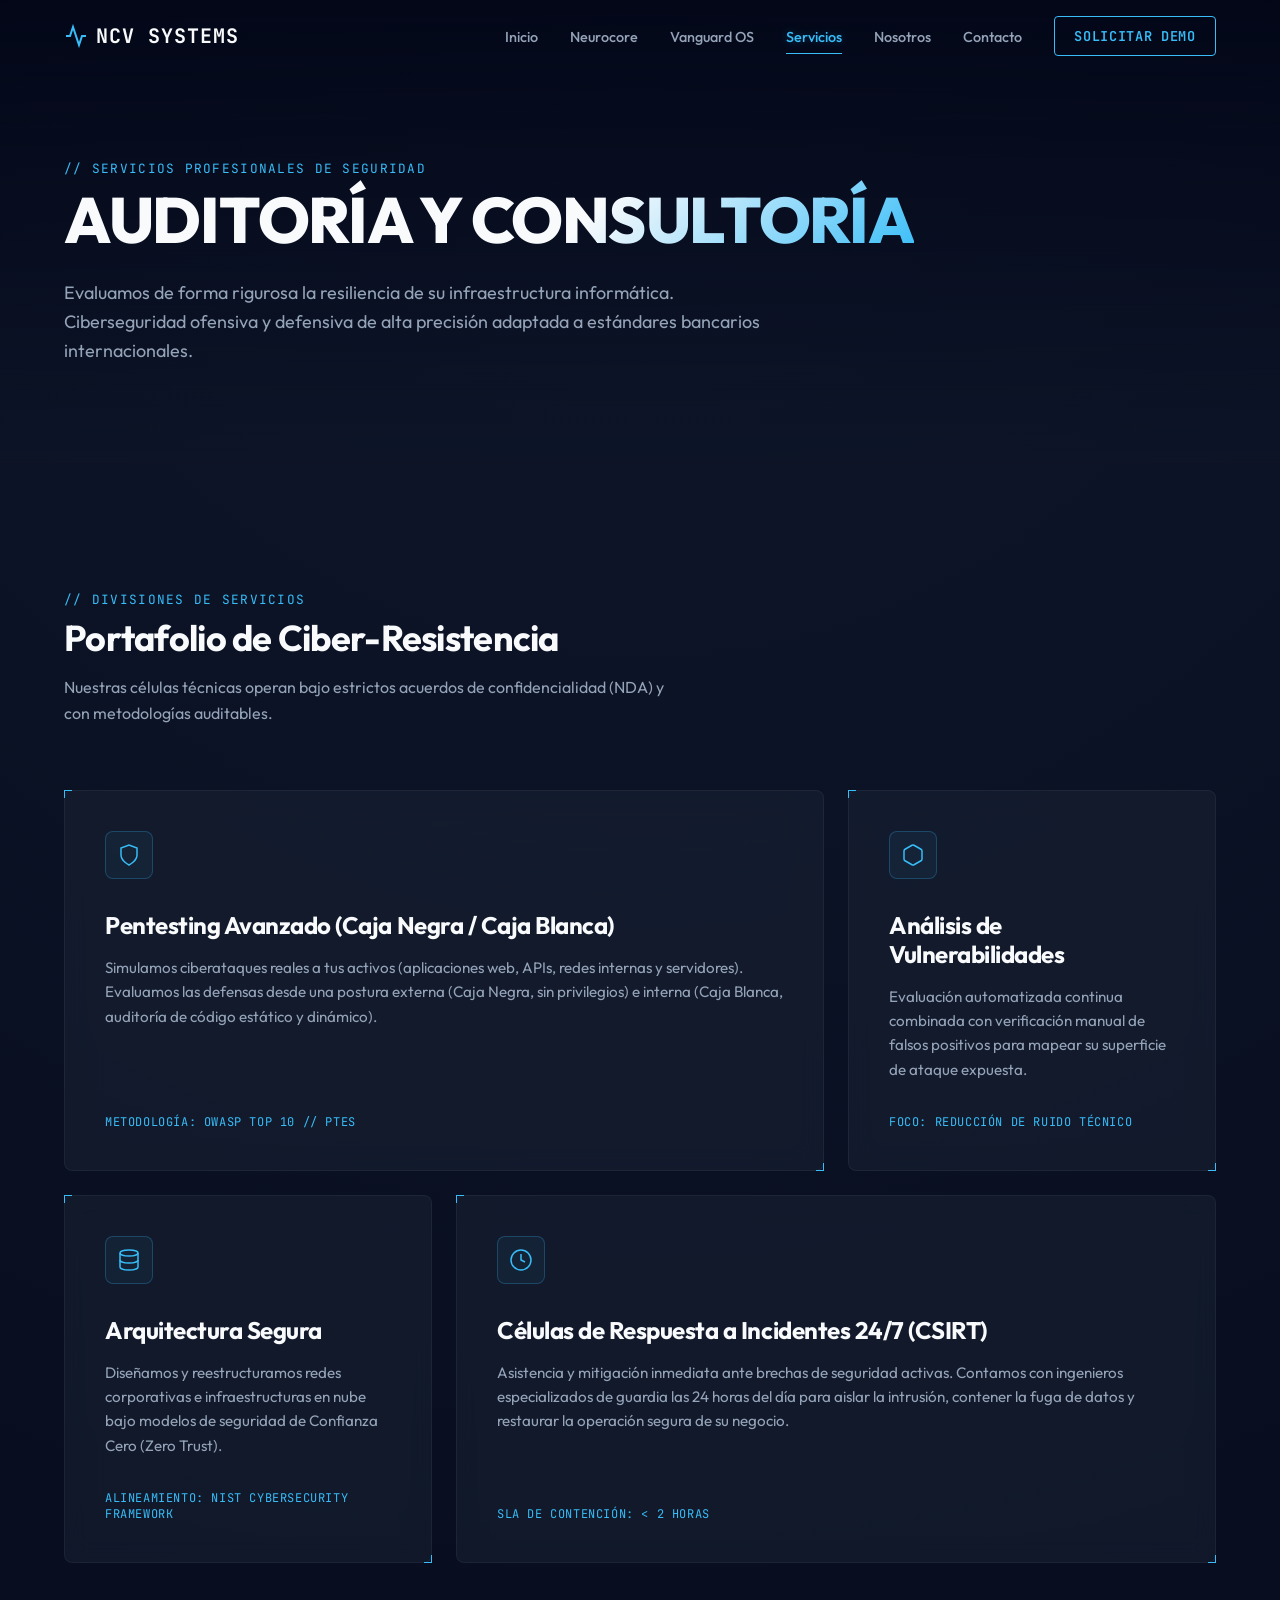
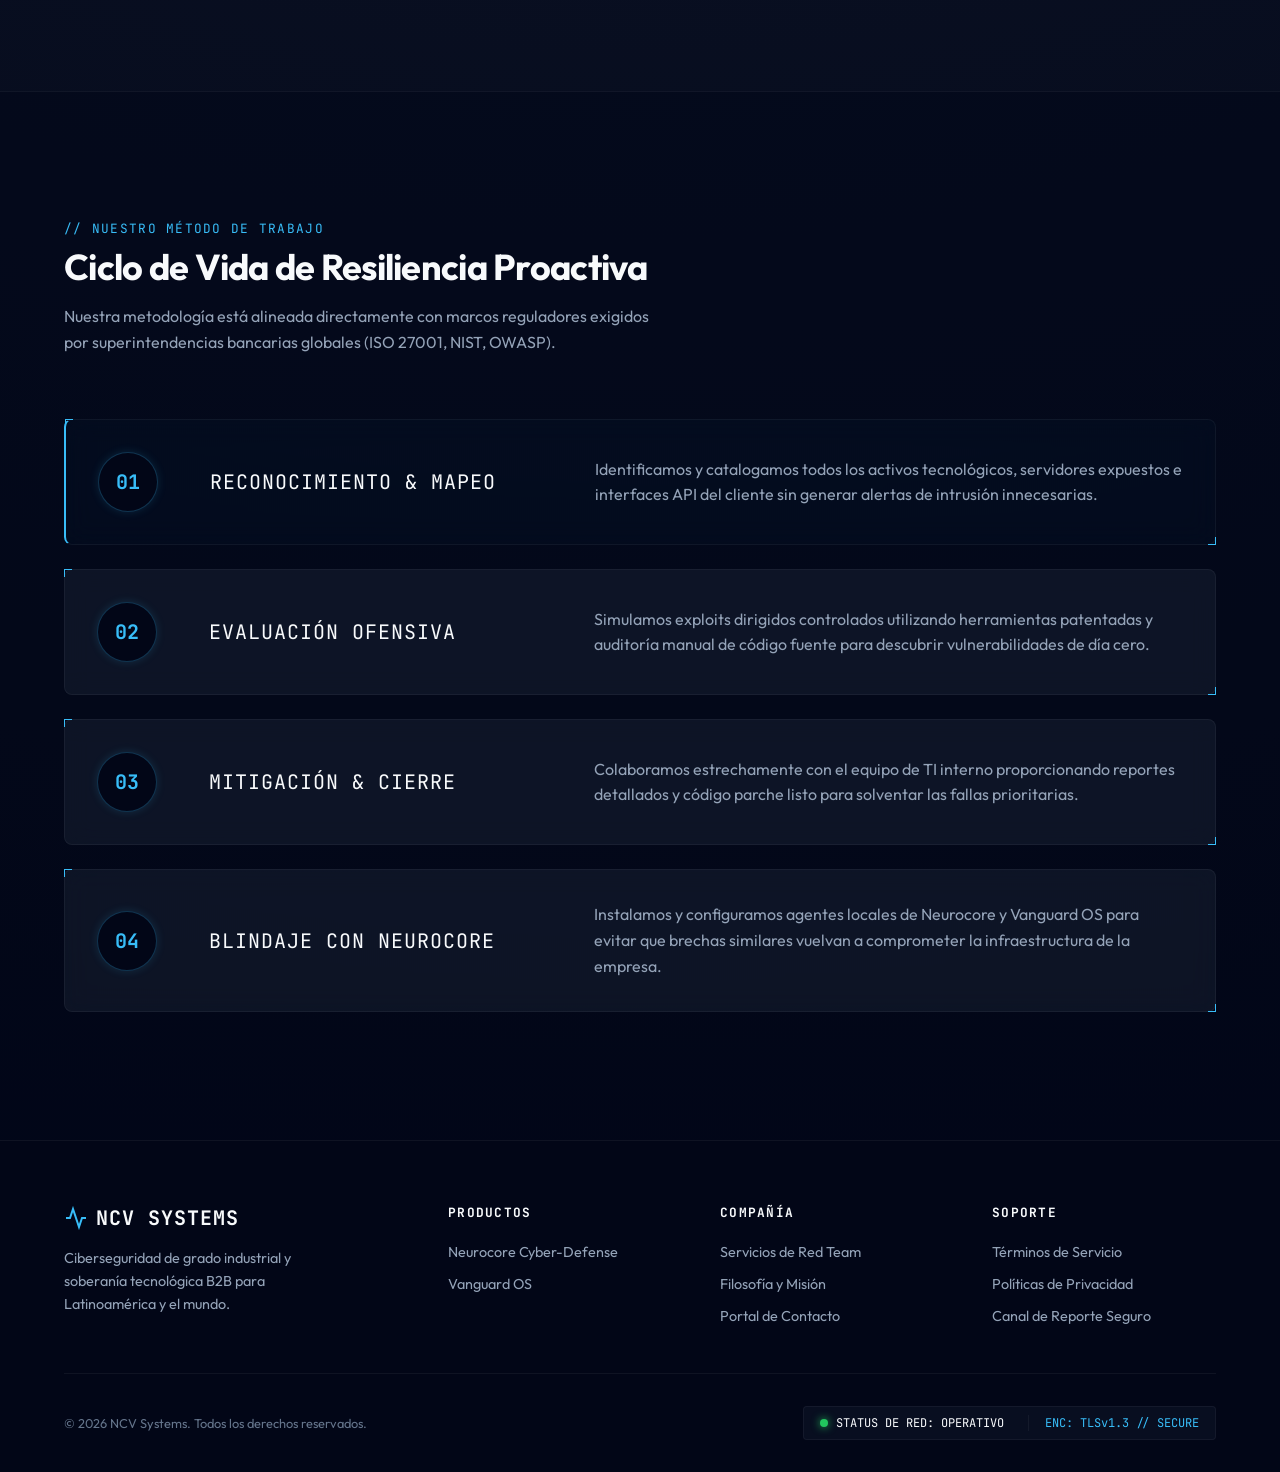
<file: servicios/index.html>
<!DOCTYPE html>
<html lang="es">
<head>
  <meta charset="UTF-8">
  <meta name="viewport" content="width=device-width, initial-scale=1.0">
  <title>Consultoría y Auditoría de Ciberseguridad B2B | NCV Systems</title>
  <meta name="description" content="Auditoría de ciberseguridad ofensiva y defensiva. Pentesting de Caja Negra/Blanca, análisis de vulnerabilidades y células de respuesta a incidentes 24/7.">
  <link rel="stylesheet" href="/css/styles.css">
  
  <style>
    .lifecycle-container {
      display: flex;
      flex-direction: column;
      gap: 1.5rem;
      margin-top: 4rem;
      position: relative;
    }

    .lifecycle-step {
      display: grid;
      grid-template-columns: 80px 1.2fr 2fr;
      gap: 2rem;
      align-items: center;
      padding: 2rem;
      position: relative;
    }

    @media (max-width: 768px) {
      .lifecycle-step {
        grid-template-columns: 1fr;
        gap: 1rem;
      }
      .lifecycle-number {
        align-self: flex-start;
      }
    }

    .lifecycle-number {
      width: 60px;
      height: 60px;
      border-radius: 50%;
      background: var(--bg-secondary);
      border: 1px solid var(--border-cyan);
      display: flex;
      align-items: center;
      justify-content: center;
      font-family: var(--font-mono);
      font-size: 1.25rem;
      color: var(--accent-cyan);
      font-weight: 700;
      box-shadow: 0 0 10px var(--accent-cyan-glow);
    }

    .lifecycle-title {
      font-size: 1.25rem;
      color: var(--text-primary);
    }
    
    .lifecycle-step.active-step {
      border-left: 2px solid var(--accent-cyan);
      background: rgba(56, 189, 248, 0.02);
    }
  </style>
</head>
<body>

  <!-- GLOBAL NAVIGATION HEADER -->
  <header class="header-global">
    <div class="container nav-container">
      <a href="/" class="logo-link">
        <svg class="logo-icon" viewBox="0 0 24 24">
          <polyline points="22 12 18 12 15 21 9 3 6 12 2 12"></polyline>
        </svg>
        NCV SYSTEMS
      </a>
      
      <button class="menu-toggle" aria-label="Toggle Navigation" aria-expanded="false">&#x2630;</button>
      
      <ul class="nav-menu" role="navigation">
        <li><a href="/" class="nav-link">Inicio</a></li>
        <li><a href="/neurocore/" class="nav-link">Neurocore</a></li>
        <li><a href="/vanguard-os/" class="nav-link">Vanguard OS</a></li>
        <li><a href="/servicios/" class="nav-link">Servicios</a></li>
        <li><a href="/nosotros/" class="nav-link">Nosotros</a></li>
        <li><a href="/contacto/" class="nav-link">Contacto</a></li>
        <li><a href="/contacto/" class="btn-cta">Solicitar Demo</a></li>
      </ul>
    </div>
  </header>

  <main>
    <!-- SUBPAGE HERO -->
    <section class="subpage-hero">
      <div class="container">
        <span class="section-tag">// SERVICIOS PROFESIONALES DE SEGURIDAD</span>
        <h1 class="hero-title">AUDITORÍA Y <span>CONSULTORÍA</span></h1>
        <p class="hero-desc" style="max-width: 700px;">Evaluamos de forma rigurosa la resiliencia de su infraestructura informática. Ciberseguridad ofensiva y defensiva de alta precisión adaptada a estándares bancarios internacionales.</p>
      </div>
    </section>

    <!-- CORE SERVICES -->
    <section class="section-padding">
      <div class="container">
        <div class="section-header">
          <span class="section-tag">// DIVISIONES DE SERVICIOS</span>
          <h2 class="section-title">Portafolio de Ciber-Resistencia</h2>
          <p>Nuestras células técnicas operan bajo estrictos acuerdos de confidencialidad (NDA) y con metodologías auditables.</p>
        </div>

        <div class="bento-grid">
          <!-- Service 1: Pentesting -->
          <div class="bento-item wide glass-panel cyber-corners">
            <div>
              <div class="bento-icon">
                <svg viewBox="0 0 24 24" fill="none" stroke="currentColor">
                  <path d="M12 22s8-4 8-10V5l-8-3-8 3v7c0 6 8 10 8 10z"/>
                </svg>
              </div>
              <h3 class="bento-title">Pentesting Avanzado (Caja Negra / Caja Blanca)</h3>
              <p class="bento-desc">Simulamos ciberataques reales a tus activos (aplicaciones web, APIs, redes internas y servidores). Evaluamos las defensas desde una postura externa (Caja Negra, sin privilegios) e interna (Caja Blanca, auditoría de código estático y dinámico).</p>
            </div>
            <span class="font-tech" style="color: var(--accent-cyan); font-size: 0.75rem;">Metodología: OWASP Top 10 // PTES</span>
          </div>

          <!-- Service 2: VA -->
          <div class="bento-item narrow glass-panel cyber-corners">
            <div>
              <div class="bento-icon">
                <svg viewBox="0 0 24 24" fill="none" stroke="currentColor">
                  <path d="M21 16V8a2 2 0 0 0-1-1.73l-7-4a2 2 0 0 0-2 0l-7 4A2 2 0 0 0 3 8v8a2 2 0 0 0 1 1.73l7 4a2 2 0 0 0 2 0l7-4A2 2 0 0 0 21 16z"/>
                </svg>
              </div>
              <h3 class="bento-title">Análisis de Vulnerabilidades</h3>
              <p class="bento-desc">Evaluación automatizada continua combinada con verificación manual de falsos positivos para mapear su superficie de ataque expuesta.</p>
            </div>
            <span class="font-tech" style="color: var(--accent-cyan); font-size: 0.75rem;">Foco: Reducción de Ruido Técnico</span>
          </div>

          <!-- Service 3: Secure Architecture -->
          <div class="bento-item narrow glass-panel cyber-corners">
            <div>
              <div class="bento-icon">
                <svg viewBox="0 0 24 24" fill="none" stroke="currentColor">
                  <ellipse cx="12" cy="5" rx="9" ry="3"></ellipse>
                  <path d="M3 5v14c0 1.66 4 3 9 3s9-1.34 9-3V5"></path>
                  <path d="M3 12c0 1.66 4 3 9 3s9-1.34 9-3"></path>
                </svg>
              </div>
              <h3 class="bento-title">Arquitectura Segura</h3>
              <p class="bento-desc">Diseñamos y reestructuramos redes corporativas e infraestructuras en nube bajo modelos de seguridad de Confianza Cero (Zero Trust).</p>
            </div>
            <span class="font-tech" style="color: var(--accent-cyan); font-size: 0.75rem;">Alineamiento: NIST Cybersecurity Framework</span>
          </div>

          <!-- Service 4: CSIRT -->
          <div class="bento-item wide glass-panel cyber-corners">
            <div>
              <div class="bento-icon">
                <svg viewBox="0 0 24 24" fill="none" stroke="currentColor">
                  <circle cx="12" cy="12" r="10"></circle>
                  <polyline points="12 6 12 12 16 14"></polyline>
                </svg>
              </div>
              <h3 class="bento-title">Células de Respuesta a Incidentes 24/7 (CSIRT)</h3>
              <p class="bento-desc">Asistencia y mitigación inmediata ante brechas de seguridad activas. Contamos con ingenieros especializados de guardia las 24 horas del día para aislar la intrusión, contener la fuga de datos y restaurar la operación segura de su negocio.</p>
            </div>
            <span class="font-tech" style="color: var(--accent-cyan); font-size: 0.75rem;">SLA de Contención: &lt; 2 Horas</span>
          </div>
        </div>
      </div>
    </section>

    <!-- METHODOLOGY ROADMAP -->
    <section class="section-padding" style="background: rgba(2, 6, 23, 0.4); border-top: 1px solid var(--border-light);">
      <div class="container">
        <div class="section-header">
          <span class="section-tag">// NUESTRO MÉTODO DE TRABAJO</span>
          <h2 class="section-title">Ciclo de Vida de Resiliencia Proactiva</h2>
          <p>Nuestra metodología está alineada directamente con marcos reguladores exigidos por superintendencias bancarias globales (ISO 27001, NIST, OWASP).</p>
        </div>

        <!-- Interactive timeline step selection -->
        <div class="lifecycle-container">
          <div class="lifecycle-step glass-panel cyber-corners active-step" data-step="1">
            <div class="lifecycle-number">01</div>
            <div class="lifecycle-title font-tech">Reconocimiento &amp; Mapeo</div>
            <div>
              <p>Identificamos y catalogamos todos los activos tecnológicos, servidores expuestos e interfaces API del cliente sin generar alertas de intrusión innecesarias.</p>
            </div>
          </div>
          
          <div class="lifecycle-step glass-panel cyber-corners" data-step="2">
            <div class="lifecycle-number">02</div>
            <div class="lifecycle-title font-tech">Evaluación Ofensiva</div>
            <div>
              <p>Simulamos exploits dirigidos controlados utilizando herramientas patentadas y auditoría manual de código fuente para descubrir vulnerabilidades de día cero.</p>
            </div>
          </div>

          <div class="lifecycle-step glass-panel cyber-corners" data-step="3">
            <div class="lifecycle-number">03</div>
            <div class="lifecycle-title font-tech">Mitigación &amp; Cierre</div>
            <div>
              <p>Colaboramos estrechamente con el equipo de TI interno proporcionando reportes detallados y código parche listo para solventar las fallas prioritarias.</p>
            </div>
          </div>

          <div class="lifecycle-step glass-panel cyber-corners" data-step="4">
            <div class="lifecycle-number">04</div>
            <div class="lifecycle-title font-tech">Blindaje con Neurocore</div>
            <div>
              <p>Instalamos y configuramos agentes locales de Neurocore y Vanguard OS para evitar que brechas similares vuelvan a comprometer la infraestructura de la empresa.</p>
            </div>
          </div>
        </div>
      </div>
    </section>
  </main>

  <!-- GLOBAL FOOTER -->
  <footer class="footer-global">
    <div class="container">
      <div class="footer-top">
        <div class="footer-brand">
          <a href="/" class="logo-link">
            <svg class="logo-icon" viewBox="0 0 24 24">
              <polyline points="22 12 18 12 15 21 9 3 6 12 2 12"></polyline>
            </svg>
            NCV SYSTEMS
          </a>
          <p class="footer-desc">Ciberseguridad de grado industrial y soberanía tecnológica B2B para Latinoamérica y el mundo.</p>
        </div>
        
        <div>
          <h4 class="footer-title">Productos</h4>
          <ul class="footer-links">
            <li><a href="/neurocore/" class="footer-link">Neurocore Cyber-Defense</a></li>
            <li><a href="/vanguard-os/" class="footer-link">Vanguard OS</a></li>
          </ul>
        </div>
        
        <div>
          <h4 class="footer-title">Compañía</h4>
          <ul class="footer-links">
            <li><a href="/servicios/" class="footer-link">Servicios de Red Team</a></li>
            <li><a href="/nosotros/" class="footer-link">Filosofía y Misión</a></li>
            <li><a href="/contacto/" class="footer-link">Portal de Contacto</a></li>
          </ul>
        </div>

        <div>
          <h4 class="footer-title">Soporte</h4>
          <ul class="footer-links">
            <li><a href="#" class="footer-link">Términos de Servicio</a></li>
            <li><a href="#" class="footer-link">Políticas de Privacidad</a></li>
            <li><a href="/contacto/" class="footer-link">Canal de Reporte Seguro</a></li>
          </ul>
        </div>
      </div>

      <div class="footer-bottom">
        <span class="copyright">&copy; 2026 NCV Systems. Todos los derechos reservados.</span>
        
        <div class="status-widget">
          <div class="status-indicator">
            <span class="status-dot pulse"></span>
            <span>STATUS DE RED: OPERATIVO</span>
          </div>
          <span class="enc-badge">ENC: TLSv1.3 // SECURE</span>
        </div>
      </div>
    </div>
  </footer>

  <script src="/js/app.js"></script>
  <script>
    document.addEventListener('DOMContentLoaded', () => {
      // --- INTERACTIVE TIMELINE ANIMATION ON HOVER/CLICK ---
      const steps = document.querySelectorAll('.lifecycle-step');
      
      steps.forEach(step => {
        step.addEventListener('mouseenter', () => {
          steps.forEach(s => s.classList.remove('active-step'));
          step.classList.add('active-step');
        });
      });
    });
  </script>
</body>
</html>
</file>
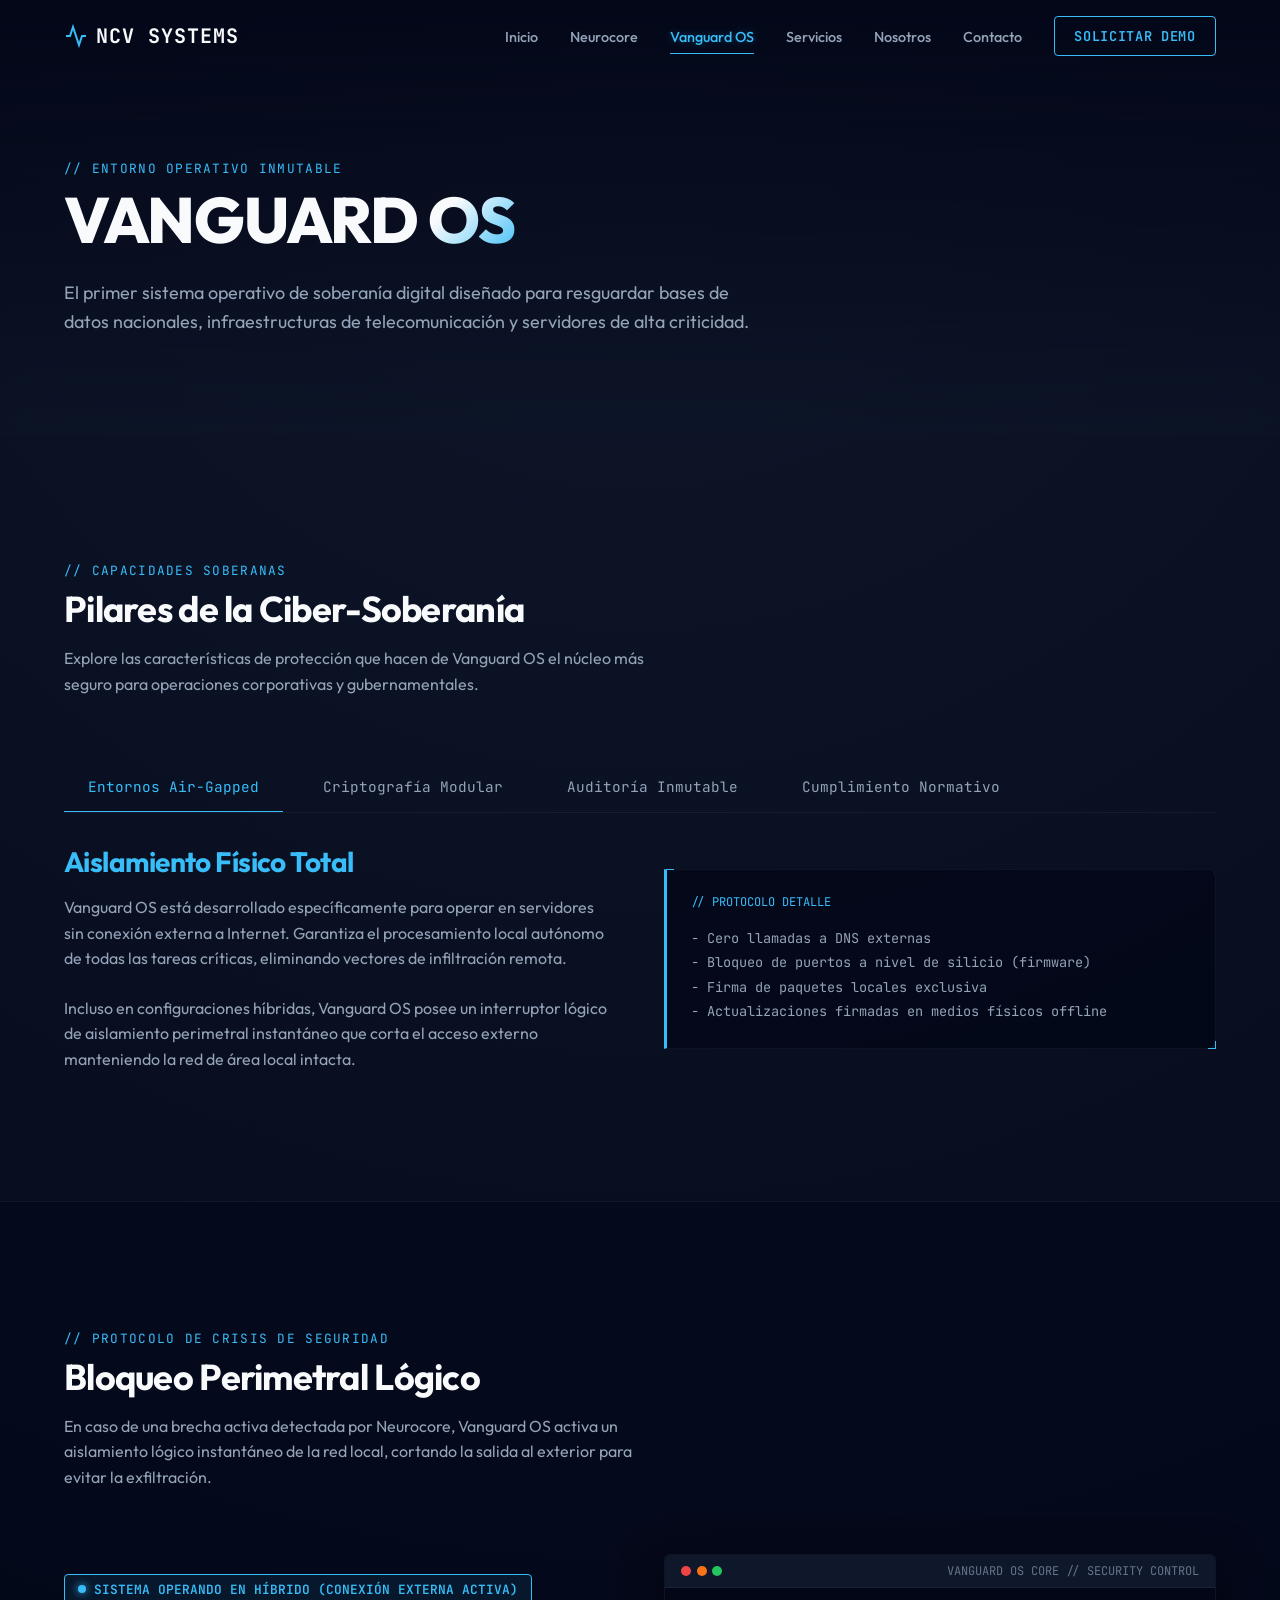
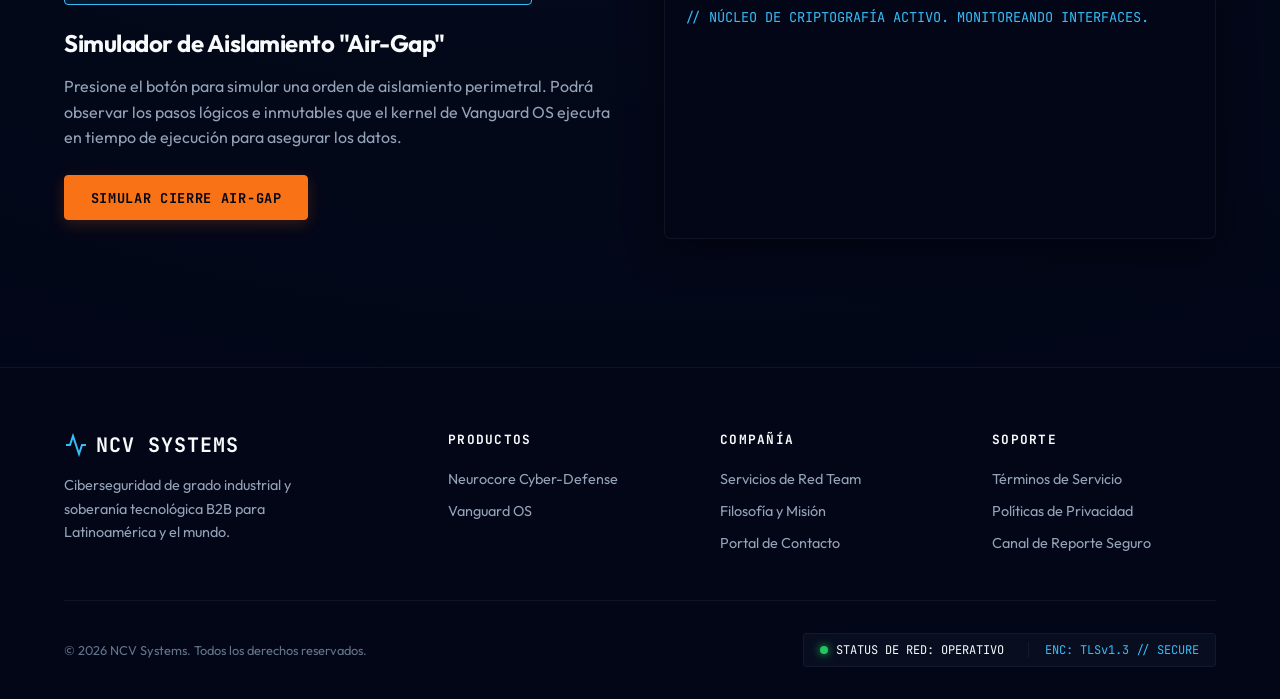
<file: vanguard-os/index.html>
<!DOCTYPE html>
<html lang="es">
<head>
  <meta charset="UTF-8">
  <meta name="viewport" content="width=device-width, initial-scale=1.0">
  <title>Vanguard OS // Plataforma de Soberanía Digital | NCV Systems</title>
  <meta name="description" content="Vanguard OS, el entorno operativo seguro e inmutable diseñado para el control de infraestructura crítica y estricta gobernanza de datos.">
  <link rel="stylesheet" href="/css/styles.css">
  
  <style>
    .lock-widget-container {
      display: grid;
      grid-template-columns: 1fr 1fr;
      gap: 3rem;
      align-items: center;
      margin-top: 4rem;
    }
    
    @media (max-width: 992px) {
      .lock-widget-container {
        grid-template-columns: 1fr;
        gap: 2rem;
      }
    }
    
    .status-badge {
      display: inline-flex;
      align-items: center;
      gap: 0.5rem;
      padding: 0.4rem 0.8rem;
      border-radius: 4px;
      font-family: var(--font-mono);
      font-size: 0.8rem;
      font-weight: 600;
      border: 1px solid var(--border-light);
    }
    
    .status-badge.online {
      background: rgba(56, 189, 248, 0.08);
      border-color: var(--accent-cyan);
      color: var(--accent-cyan);
    }
    
    .status-badge.locked {
      background: rgba(34, 197, 94, 0.08);
      border-color: var(--accent-green);
      color: var(--accent-green);
      animation: pulseGreenBorder 2.5s infinite;
    }
    
    @keyframes pulseGreenBorder {
      0% { box-shadow: 0 0 0 0 rgba(34, 197, 94, 0.2); }
      50% { box-shadow: 0 0 10px 4px rgba(34, 197, 94, 0.4); }
      100% { box-shadow: 0 0 0 0 rgba(34, 197, 94, 0.2); }
    }
  </style>
</head>
<body>

  <!-- GLOBAL NAVIGATION HEADER -->
  <header class="header-global">
    <div class="container nav-container">
      <a href="/" class="logo-link">
        <svg class="logo-icon" viewBox="0 0 24 24">
          <polyline points="22 12 18 12 15 21 9 3 6 12 2 12"></polyline>
        </svg>
        NCV SYSTEMS
      </a>
      
      <button class="menu-toggle" aria-label="Toggle Navigation" aria-expanded="false">&#x2630;</button>
      
      <ul class="nav-menu" role="navigation">
        <li><a href="/" class="nav-link">Inicio</a></li>
        <li><a href="/neurocore/" class="nav-link">Neurocore</a></li>
        <li><a href="/vanguard-os/" class="nav-link">Vanguard OS</a></li>
        <li><a href="/servicios/" class="nav-link">Servicios</a></li>
        <li><a href="/nosotros/" class="nav-link">Nosotros</a></li>
        <li><a href="/contacto/" class="nav-link">Contacto</a></li>
        <li><a href="/contacto/" class="btn-cta">Solicitar Demo</a></li>
      </ul>
    </div>
  </header>

  <main>
    <!-- SUBPAGE HERO -->
    <section class="subpage-hero">
      <div class="container">
        <span class="section-tag">// ENTORNO OPERATIVO INMUTABLE</span>
        <h1 class="hero-title">VANGUARD <span>OS</span></h1>
        <p class="hero-desc" style="max-width: 700px;">El primer sistema operativo de soberanía digital diseñado para resguardar bases de datos nacionales, infraestructuras de telecomunicación y servidores de alta criticidad.</p>
      </div>
    </section>

    <!-- CORE FEATURES TABS SECTION -->
    <section class="section-padding">
      <div class="container">
        <div class="section-header">
          <span class="section-tag">// CAPACIDADES SOBERANAS</span>
          <h2 class="section-title">Pilares de la Ciber-Soberanía</h2>
          <p>Explore las características de protección que hacen de Vanguard OS el núcleo más seguro para operaciones corporativas y gubernamentales.</p>
        </div>

        <div class="tab-container">
          <!-- Tab Navigation Buttons -->
          <div class="tab-headers">
            <button class="tab-btn active" data-tab="airgap">Entornos Air-Gapped</button>
            <button class="tab-btn" data-tab="cryptography">Criptografía Modular</button>
            <button class="tab-btn" data-tab="logs">Auditoría Inmutable</button>
            <button class="tab-btn" data-tab="compliance">Cumplimiento Normativo</button>
          </div>

          <!-- Tab Panels Content -->
          <div class="tab-panels">
            <!-- Panel 1: Air-Gap -->
            <div id="airgap" class="tab-panel active">
              <div class="tab-content-grid">
                <div>
                  <h3 style="font-size: 1.75rem; margin-bottom: 1rem; color: var(--accent-cyan);">Aislamiento Físico Total</h3>
                  <p style="margin-bottom: 1.5rem;">Vanguard OS está desarrollado específicamente para operar en servidores sin conexión externa a Internet. Garantiza el procesamiento local autónomo de todas las tareas críticas, eliminando vectores de infiltración remota.</p>
                  <p>Incluso en configuraciones híbridas, Vanguard OS posee un interruptor lógico de aislamiento perimetral instantáneo que corta el acceso externo manteniendo la red de área local intacta.</p>
                </div>
                <div class="cyber-panel cyber-corners">
                  <span class="tech-tag">// PROTOCOLO DETALLE</span>
                  <p style="font-family: var(--font-mono); font-size: 0.85rem; color: var(--text-secondary); line-height: 1.8;">
                    - Cero llamadas a DNS externas<br>
                    - Bloqueo de puertos a nivel de silicio (firmware)<br>
                    - Firma de paquetes locales exclusiva<br>
                    - Actualizaciones firmadas en medios físicos offline
                  </p>
                </div>
              </div>
            </div>

            <!-- Panel 2: Cryptography -->
            <div id="cryptography" class="tab-panel">
              <div class="tab-content-grid">
                <div>
                  <h3 style="font-size: 1.75rem; margin-bottom: 1rem; color: var(--accent-cyan);">Criptografía Poscuántica Modular</h3>
                  <p style="margin-bottom: 1.5rem;">Cifrado de datos tanto en reposo como en tránsito utilizando algoritmos matemáticos modulares. Incorporamos librerías poscuánticas listas para resistir futuras capacidades de descifrado avanzadas.</p>
                  <p>La modularidad permite reemplazar suites de cifrado completas al vuelo y sin necesidad de recompilar el núcleo del sistema, adaptándose a directrices militares o bancarias locales.</p>
                </div>
                <div class="cyber-panel cyber-corners">
                  <span class="tech-tag">// LIBRERÍAS SOPORTADAS</span>
                  <p style="font-family: var(--font-mono); font-size: 0.85rem; color: var(--text-secondary); line-height: 1.8;">
                    - AES-XTS-512 &amp; ChaCha20-Poly1305<br>
                    - Kyber (ML-KEM) para intercambio de llaves<br>
                    - Dilithium (ML-DSA) para firmas de sistema<br>
                    - Rotación dinámica de llaves por sesión
                  </p>
                </div>
              </div>
            </div>

            <!-- Panel 3: Logs -->
            <div id="logs" class="tab-panel">
              <div class="tab-content-grid">
                <div>
                  <h3 style="font-size: 1.75rem; margin-bottom: 1rem; color: var(--accent-cyan);">Registros a Prueba de Manipulación</h3>
                  <p style="margin-bottom: 1.5rem;">Toda acción administrativa en Vanguard OS es indexada en una cadena criptográfica de auditoría inmutable (similar a blockchain local). Los atacantes internos o externos no pueden borrar sus huellas del sistema.</p>
                  <p>Los archivos de logs se firman secuencialmente y se distribuyen automáticamente en múltiples nodos redundantes locales en milisegundos.</p>
                </div>
                <div class="cyber-panel cyber-corners">
                  <span class="tech-tag">// INTEGRIDAD DE HISTORIAL</span>
                  <p style="font-family: var(--font-mono); font-size: 0.85rem; color: var(--text-secondary); line-height: 1.8;">
                    - Hash encadenado SHA-256 continuo<br>
                    - Firma ciega de eventos del kernel<br>
                    - Encriptación forzada en registros de depuración<br>
                    - Exportación segura syslog unidireccional
                  </p>
                </div>
              </div>
            </div>

            <!-- Panel 4: Compliance -->
            <div id="compliance" class="tab-panel">
              <div class="tab-content-grid">
                <div>
                  <h3 style="font-size: 1.75rem; margin-bottom: 1rem; color: var(--accent-cyan);">Cumplimiento Normativo Integrado</h3>
                  <p style="margin-bottom: 1.5rem;">Cumple de forma inmediata con los marcos internacionales más estrictos como NIST SP 800-53, ISO/IEC 27001, PCI-DSS y las regulaciones locales latinoamericanas de protección de datos financieros.</p>
                  <p>El sistema genera reportes listos para auditorías regulatorias del Banco Central y entidades nacionales de control de forma completamente automatizada.</p>
                </div>
                <div class="cyber-panel cyber-corners">
                  <span class="tech-tag">// MARCOS DE GOBERNANZA</span>
                  <p style="font-family: var(--font-mono); font-size: 0.85rem; color: var(--text-secondary); line-height: 1.8;">
                    - Reportes NIST automatizados de estado<br>
                    - Políticas de control de acceso RBAC estrictas<br>
                    - Controles de auditoría ISO 27001 preconfigurados<br>
                    - Historial de accesos exportable cifrado
                  </p>
                </div>
              </div>
            </div>
          </div>
        </div>
      </div>
    </section>

    <!-- INTERACTIVE ISOLATION LOCK SYSTEM -->
    <section class="section-padding" style="background: rgba(2, 6, 23, 0.4); border-top: 1px solid var(--border-light);">
      <div class="container">
        <div class="section-header">
          <span class="section-tag">// PROTOCOLO DE CRISIS DE SEGURIDAD</span>
          <h2 class="section-title">Bloqueo Perimetral Lógico</h2>
          <p>En caso de una brecha activa detectada por Neurocore, Vanguard OS activa un aislamiento lógico instantáneo de la red local, cortando la salida al exterior para evitar la exfiltración.</p>
        </div>

        <div class="lock-widget-container">
          <!-- Text explanation and action -->
          <div>
            <div style="margin-bottom: 1.5rem;">
              <span id="systemStatusBadge" class="status-badge online">
                <span class="status-dot" style="background-color: var(--accent-cyan); box-shadow: 0 0 8px var(--accent-cyan);"></span>
                SISTEMA OPERANDO EN HÍBRIDO (CONEXIÓN EXTERNA ACTIVA)
              </span>
            </div>
            <h3 style="font-size: 1.5rem; margin-bottom: 1rem;">Simulador de Aislamiento "Air-Gap"</h3>
            <p style="margin-bottom: 1.5rem;">Presione el botón para simular una orden de aislamiento perimetral. Podrá observar los pasos lógicos e inmutables que el kernel de Vanguard OS ejecuta en tiempo de ejecución para asegurar los datos.</p>
            <button id="lockBtn" class="btn-primary" style="background-color: #f97316; border-color: #f97316; box-shadow: 0 4px 15px rgba(249,115,22,0.2);">Simular Cierre Air-Gap</button>
          </div>

          <!-- Console logging display -->
          <div class="console-box">
            <div class="console-header">
              <div class="console-dots">
                <div class="console-dot" style="background-color: #ef4444;"></div>
                <div class="console-dot" style="background-color: #f97316;"></div>
                <div class="console-dot" style="background-color: #22c55e;"></div>
              </div>
              <span class="console-title">VANGUARD OS CORE // SECURITY CONTROL</span>
            </div>
            <div id="lockConsoleBody" class="console-body">
              <div class="console-line">// NÚCLEO DE CRIPTOGRAFÍA ACTIVO. MONITOREANDO INTERFACES.</div>
            </div>
          </div>
        </div>
      </div>
    </section>
  </main>

  <!-- GLOBAL FOOTER -->
  <footer class="footer-global">
    <div class="container">
      <div class="footer-top">
        <div class="footer-brand">
          <a href="/" class="logo-link">
            <svg class="logo-icon" viewBox="0 0 24 24">
              <polyline points="22 12 18 12 15 21 9 3 6 12 2 12"></polyline>
            </svg>
            NCV SYSTEMS
          </a>
          <p class="footer-desc">Ciberseguridad de grado industrial y soberanía tecnológica B2B para Latinoamérica y el mundo.</p>
        </div>
        
        <div>
          <h4 class="footer-title">Productos</h4>
          <ul class="footer-links">
            <li><a href="/neurocore/" class="footer-link">Neurocore Cyber-Defense</a></li>
            <li><a href="/vanguard-os/" class="footer-link">Vanguard OS</a></li>
          </ul>
        </div>
        
        <div>
          <h4 class="footer-title">Compañía</h4>
          <ul class="footer-links">
            <li><a href="/servicios/" class="footer-link">Servicios de Red Team</a></li>
            <li><a href="/nosotros/" class="footer-link">Filosofía y Misión</a></li>
            <li><a href="/contacto/" class="footer-link">Portal de Contacto</a></li>
          </ul>
        </div>

        <div>
          <h4 class="footer-title">Soporte</h4>
          <ul class="footer-links">
            <li><a href="#" class="footer-link">Términos de Servicio</a></li>
            <li><a href="#" class="footer-link">Políticas de Privacidad</a></li>
            <li><a href="/contacto/" class="footer-link">Canal de Reporte Seguro</a></li>
          </ul>
        </div>
      </div>

      <div class="footer-bottom">
        <span class="copyright">&copy; 2026 NCV Systems. Todos los derechos reservados.</span>
        
        <div class="status-widget">
          <div class="status-indicator">
            <span class="status-dot pulse"></span>
            <span>STATUS DE RED: OPERATIVO</span>
          </div>
          <span class="enc-badge">ENC: TLSv1.3 // SECURE</span>
        </div>
      </div>
    </div>
  </footer>

  <script src="/js/app.js"></script>
  <script>
    document.addEventListener('DOMContentLoaded', () => {
      // --- TAB SELECTION CODE ---
      const tabBtns = document.querySelectorAll('.tab-btn');
      const tabPanels = document.querySelectorAll('.tab-panel');

      tabBtns.forEach(btn => {
        btn.addEventListener('click', () => {
          const tabId = btn.getAttribute('data-tab');
          
          tabBtns.forEach(b => b.classList.remove('active'));
          btn.classList.add('active');

          tabPanels.forEach(panel => {
            if (panel.id === tabId) {
              panel.classList.add('active');
            } else {
              panel.classList.remove('active');
            }
          });
        });
      });

      // --- AIR-GAP PERIMETER LOCK CODE ---
      const lockBtn = document.getElementById('lockBtn');
      const lockConsoleBody = document.getElementById('lockConsoleBody');
      const systemStatusBadge = document.getElementById('systemStatusBadge');
      let isLocked = false;

      lockBtn.addEventListener('click', () => {
        if (isLocked) return;
        isLocked = true;
        lockBtn.disabled = true;
        lockBtn.textContent = 'EJECUTANDO CORTAFUEGOS...';

        lockConsoleBody.innerHTML = '';
        appendLockLog('▲ DETECTADA ALERTA DE SEVERIDAD ALTA DE NEUROCORE // INTRUSIÓN SOSPECHOSA', 'warning');
        appendLockLog('Iniciando protocolo de Aislamiento Lógico Perimetral (Air-Gap L3/L4)...', 'info');

        const lockLogs = [
          { delay: 400, text: 'Cortando comunicación externa de red WAN en interfaces enrutadoras...', type: 'info' },
          { delay: 800, text: '✗ RUTA EXTERNA DESACTIVADA: 0.0.0.0/0 eliminada de tablas de ruteo.', type: 'warning' },
          { delay: 1200, text: 'Configurando cortafuegos local (iptables block ALL outward traffic)...', type: 'info' },
          { delay: 1600, text: 'Habilitando Sandbox Lock en todas las particiones del sistema de archivos local...', type: 'info' },
          { delay: 2000, text: 'Escribiendo firmas SHA-256 de integridad en bloque inmutable nº 984AC...', type: 'success' },
          { delay: 2400, text: '✓ SEGURIDAD GARANTIZADA: Sistemas completamente aislados del exterior.', type: 'success' },
          { delay: 2800, text: '▲ ESTADO LÓGICO DEL NÚCLEO: AIR-GAPPED // COMUNICACIÓN INTERNA ACTIVA.', type: 'success' }
        ];

        lockLogs.forEach((log) => {
          setTimeout(() => {
            appendLockLog(log.text, log.type);
            
            // On final line, update UI state
            if (log.text.includes('AIR-GAPPED')) {
              systemStatusBadge.className = 'status-badge locked';
              systemStatusBadge.innerHTML = `
                <span class="status-dot" style="background-color: var(--accent-green); box-shadow: 0 0 8px var(--accent-green);"></span>
                ESTADO AIR-GAP ACTIVO // SISTEMA PROTEGIDO OFFLINE
              `;
              lockBtn.textContent = 'Aislamiento Completo';
            }
          }, log.delay);
        });
      });

      function appendLockLog(text, type) {
        const line = document.createElement('div');
        line.className = 'console-line';
        if (type === 'success') line.classList.add('success');
        if (type === 'warning') line.classList.add('warning');
        
        line.textContent = `[VANGUARD_SEC] ${text}`;
        lockConsoleBody.appendChild(line);
        lockConsoleBody.scrollTop = lockConsoleBody.scrollHeight;
      }
    });
  </script>
</body>
</html>
</file>
<file: css/styles.css>
@import url('https://fonts.googleapis.com/css2?family=JetBrains+Mono:wght@300;400;500;700&family=Outfit:wght@300;400;500;600;700;800&display=swap');

/* --- DESIGN SYSTEM TOKENS --- */
:root {
  --bg-primary: #0f172a;        /* Deep Slate */
  --bg-secondary: #020617;      /* Near Black */
  --bg-card: rgba(30, 41, 59, 0.4); /* Glassmorphic Slate */
  
  --accent-cyan: #38bdf8;       /* Cyber Blue */
  --accent-cyan-glow: rgba(56, 189, 248, 0.15);
  --accent-green: #22c55e;      /* Neon Green */
  --accent-green-glow: rgba(34, 197, 94, 0.2);
  --accent-orange: #f97316;     /* Warning Orange */
  --accent-orange-glow: rgba(249, 115, 22, 0.2);
  --accent-red: #ef4444;        /* Critical Red */
  --accent-red-glow: rgba(239, 68, 68, 0.2);
  
  --text-primary: #f8fafc;      /* Off-white */
  --text-secondary: #94a3b8;    /* Muted Slate */
  --text-muted: #64748b;        /* Tech Gray */
  
  --border-cyan: rgba(56, 189, 248, 0.25);
  --border-dark: rgba(30, 41, 59, 0.8);
  --border-light: rgba(255, 255, 255, 0.05);

  --font-sans: 'Outfit', -apple-system, BlinkMacSystemFont, "Segoe UI", Roboto, sans-serif;
  --font-mono: 'JetBrains Mono', monospace;
  
  --transition-fast: 0.2s cubic-bezier(0.16, 1, 0.3, 1);
  --transition-normal: 0.4s cubic-bezier(0.16, 1, 0.3, 1);
}

/* --- RESET & GLOBAL STYLES --- */
*, *::before, *::after {
  box-sizing: border-box;
  margin: 0;
  padding: 0;
}

html {
  scroll-behavior: smooth;
  font-size: 16px;
  background-color: var(--bg-primary);
  color: var(--text-primary);
  font-family: var(--font-sans);
  -webkit-font-smoothing: antialiased;
}

body {
  min-height: 100vh;
  position: relative;
  overflow-x: hidden;
  background: radial-gradient(circle at 50% 0%, rgba(15, 23, 42, 1) 0%, rgba(2, 6, 23, 1) 100%);
}

/* Subtle tech grid background overlay */
body::before {
  content: "";
  position: fixed;
  inset: 0;
  background-image: 
    linear-gradient(rgba(255, 255, 255, 0.005) 1px, transparent 1px),
    linear-gradient(90deg, rgba(255, 255, 255, 0.005) 1px, transparent 1px);
  background-size: 40px 40px;
  pointer-events: none;
  z-index: 0;
}

/* Modern Cyber Scrollbar */
::-webkit-scrollbar {
  width: 8px;
  height: 8px;
}
::-webkit-scrollbar-track {
  background: var(--bg-secondary);
}
::-webkit-scrollbar-thumb {
  background: var(--border-cyan);
  border-radius: 4px;
}
::-webkit-scrollbar-thumb:hover {
  background: var(--accent-cyan);
}

/* --- TYPOGRAPHY --- */
h1, h2, h3, h4, h5, h6 {
  font-family: var(--font-sans);
  font-weight: 700;
  letter-spacing: -0.02em;
  line-height: 1.2;
}

.font-tech {
  font-family: var(--font-mono);
  letter-spacing: 0.05em;
  text-transform: uppercase;
}

a {
  color: inherit;
  text-decoration: none;
  transition: var(--transition-fast);
}

p {
  color: var(--text-secondary);
  line-height: 1.6;
}

/* --- STRUCTURE LAYOUT --- */
.container {
  width: 100%;
  max-width: 1200px;
  margin: 0 auto;
  padding: 0 1.5rem;
  z-index: 10;
  position: relative;
}

/* --- GLASSMORPHISM & TECH PANELS --- */
.glass-panel {
  background: var(--bg-card);
  backdrop-filter: blur(12px);
  -webkit-backdrop-filter: blur(12px);
  border: 1px solid var(--border-light);
  border-radius: 8px;
  transition: border-color var(--transition-normal), box-shadow var(--transition-normal);
}

.glass-panel:hover {
  border-color: var(--border-cyan);
  box-shadow: 0 10px 30px -10px rgba(2, 6, 23, 0.8), 0 0 15px var(--accent-cyan-glow);
}

.cyber-panel {
  position: relative;
  background: rgba(2, 6, 23, 0.7);
  border-left: 3px solid var(--accent-cyan);
  border-top: 1px solid var(--border-light);
  border-right: 1px solid var(--border-light);
  border-bottom: 1px solid var(--border-light);
  padding: 1.5rem;
  border-radius: 0 8px 8px 0;
}

/* Cyber corner decorations */
.cyber-corners {
  position: relative;
}
.cyber-corners::before, .cyber-corners::after {
  content: "";
  position: absolute;
  width: 8px;
  height: 8px;
  border-color: var(--accent-cyan);
  border-style: solid;
  pointer-events: none;
}
.cyber-corners::before {
  top: -1px;
  left: -1px;
  border-width: 1px 0 0 1px;
}
.cyber-corners::after {
  bottom: -1px;
  right: -1px;
  border-width: 0 1px 1px 0;
}

/* --- NAVIGATION BAR --- */
.header-global {
  position: fixed;
  top: 0;
  left: 0;
  width: 100%;
  z-index: 100;
  transition: background-color var(--transition-fast), border-color var(--transition-fast);
  border-bottom: 1px solid transparent;
}

.header-global.scrolled {
  background-color: rgba(15, 23, 42, 0.75);
  backdrop-filter: blur(16px);
  -webkit-backdrop-filter: blur(16px);
  border-color: var(--border-light);
  box-shadow: 0 4px 30px rgba(0, 0, 0, 0.3);
}

.nav-container {
  display: flex;
  justify-content: space-between;
  align-items: center;
  height: 4.5rem;
}

.logo-link {
  display: flex;
  align-items: center;
  gap: 0.5rem;
  font-family: var(--font-mono);
  font-weight: 700;
  font-size: 1.25rem;
  letter-spacing: 0.05em;
  color: var(--text-primary);
}

.logo-icon {
  width: 24px;
  height: 24px;
  stroke: var(--accent-cyan);
  stroke-width: 2;
  fill: none;
  animation: logoPulse 4s infinite alternate;
}

.nav-menu {
  display: flex;
  align-items: center;
  gap: 2rem;
  list-style: none;
}

.nav-link {
  font-size: 0.9rem;
  font-weight: 500;
  color: var(--text-secondary);
  position: relative;
  padding: 0.5rem 0;
}

.nav-link::after {
  content: "";
  position: absolute;
  bottom: 0;
  left: 0;
  width: 0;
  height: 1px;
  background: var(--accent-cyan);
  transition: width var(--transition-fast);
}

.nav-link:hover, .nav-link.active {
  color: var(--accent-cyan);
  text-shadow: 0 0 8px rgba(56, 189, 248, 0.3);
}

.nav-link:hover::after, .nav-link.active::after {
  width: 100%;
}

.btn-cta {
  display: inline-flex;
  align-items: center;
  justify-content: center;
  background: transparent;
  color: var(--accent-cyan);
  border: 1px solid var(--accent-cyan);
  padding: 0.6rem 1.2rem;
  border-radius: 4px;
  font-family: var(--font-mono);
  font-size: 0.85rem;
  font-weight: 600;
  text-transform: uppercase;
  letter-spacing: 0.05em;
  cursor: pointer;
  position: relative;
  overflow: hidden;
  transition: all var(--transition-fast);
}

.btn-cta::before {
  content: "";
  position: absolute;
  top: 0;
  left: -100%;
  width: 100%;
  height: 100%;
  background: linear-gradient(90deg, transparent, rgba(56, 189, 248, 0.2), transparent);
  transition: 0.5s;
}

.btn-cta:hover {
  background: var(--accent-cyan-glow);
  box-shadow: 0 0 15px rgba(56, 189, 248, 0.3);
  text-shadow: 0 0 4px var(--accent-cyan);
}

.btn-cta:hover::before {
  left: 100%;
}

/* Mobile hamburger menu */
.menu-toggle {
  display: none;
  background: none;
  border: none;
  color: var(--text-primary);
  font-size: 1.5rem;
  cursor: pointer;
  z-index: 110;
}

/* --- HERO SECTION --- */
.hero-wrapper {
  position: relative;
  min-height: 100vh;
  display: flex;
  align-items: center;
  padding-top: 5rem;
  overflow: hidden;
}

.hero-canvas {
  position: absolute;
  inset: 0;
  width: 100%;
  height: 100%;
  z-index: 1;
  pointer-events: all;
}

.hero-content {
  position: relative;
  z-index: 2;
  max-width: 650px;
  pointer-events: none; /* Let clicks pass through to interactive canvas underneath */
}

.hero-content * {
  pointer-events: auto; /* Re-enable pointer events for headings, buttons */
}

.tagline {
  color: var(--accent-cyan);
  font-family: var(--font-mono);
  font-weight: 500;
  font-size: 0.85rem;
  letter-spacing: 0.15em;
  margin-bottom: 1rem;
  display: flex;
  align-items: center;
  gap: 0.5rem;
}

.tagline::before {
  content: "";
  display: inline-block;
  width: 6px;
  height: 6px;
  background: var(--accent-cyan);
  border-radius: 50%;
  box-shadow: 0 0 8px var(--accent-cyan);
}

.hero-title {
  font-size: clamp(2.5rem, 6vw, 4rem);
  font-weight: 800;
  line-height: 1.1;
  margin-bottom: 1.5rem;
}

.hero-title span {
  background: linear-gradient(135deg, var(--text-primary) 30%, var(--accent-cyan) 100%);
  -webkit-background-clip: text;
  -webkit-text-fill-color: transparent;
}

.hero-desc {
  font-size: 1.125rem;
  margin-bottom: 2rem;
  color: var(--text-secondary);
}

.hero-actions {
  display: flex;
  gap: 1rem;
  flex-wrap: wrap;
}

.btn-primary {
  background: var(--accent-cyan);
  color: var(--bg-secondary);
  border: 1px solid var(--accent-cyan);
  padding: 0.8rem 1.6rem;
  border-radius: 4px;
  font-family: var(--font-mono);
  font-size: 0.85rem;
  font-weight: 700;
  text-transform: uppercase;
  letter-spacing: 0.05em;
  box-shadow: 0 4px 15px rgba(56, 189, 248, 0.2);
}

.btn-primary:hover {
  background: transparent;
  color: var(--accent-cyan);
  box-shadow: 0 0 20px rgba(56, 189, 248, 0.4);
  text-shadow: 0 0 5px rgba(56, 189, 248, 0.3);
}

.btn-secondary {
  background: rgba(15, 23, 42, 0.5);
  color: var(--text-primary);
  border: 1px solid var(--border-light);
  padding: 0.8rem 1.6rem;
  border-radius: 4px;
  font-family: var(--font-mono);
  font-size: 0.85rem;
  font-weight: 700;
  text-transform: uppercase;
  letter-spacing: 0.05em;
  backdrop-filter: blur(8px);
}

.btn-secondary:hover {
  border-color: var(--accent-cyan);
  background: rgba(30, 41, 59, 0.3);
  color: var(--accent-cyan);
}

/* --- METRIC SECTIONS --- */
.section-padding {
  padding: 8rem 0;
  position: relative;
}

.section-header {
  margin-bottom: 4rem;
  max-width: 600px;
}

.section-tag {
  color: var(--accent-cyan);
  font-family: var(--font-mono);
  font-size: 0.8rem;
  letter-spacing: 0.1em;
  text-transform: uppercase;
  margin-bottom: 0.5rem;
  display: block;
}

.section-title {
  font-size: 2.25rem;
  font-weight: 700;
  margin-bottom: 1rem;
}

.grid-metrics {
  display: grid;
  grid-template-columns: repeat(auto-fit, minmax(220px, 1fr));
  gap: 2rem;
  margin-bottom: 4rem;
}

.metric-card {
  padding: 2rem;
  text-align: center;
  border-radius: 8px;
}

.metric-value {
  font-family: var(--font-mono);
  font-size: 3.5rem;
  font-weight: 700;
  color: var(--text-primary);
  line-height: 1;
  margin-bottom: 0.5rem;
}

.metric-value.cyan-glow {
  color: var(--accent-cyan);
  text-shadow: 0 0 15px rgba(56, 189, 248, 0.4);
}

.metric-label {
  font-family: var(--font-mono);
  font-size: 0.8rem;
  text-transform: uppercase;
  color: var(--text-secondary);
  letter-spacing: 0.05em;
}

.metric-desc {
  font-size: 0.875rem;
  color: var(--text-muted);
  margin-top: 0.5rem;
}

/* --- BENTO GRID SOLUTIONS --- */
.bento-grid {
  display: grid;
  grid-template-columns: repeat(12, 1fr);
  gap: 1.5rem;
}

.bento-item {
  grid-column: span 6;
  padding: 2.5rem;
  display: flex;
  flex-direction: column;
  justify-content: space-between;
}

.bento-item.wide {
  grid-column: span 8;
}

.bento-item.narrow {
  grid-column: span 4;
}

.bento-item.full {
  grid-column: span 12;
}

.bento-icon {
  width: 48px;
  height: 48px;
  border-radius: 8px;
  background: rgba(56, 189, 248, 0.05);
  border: 1px solid var(--border-cyan);
  display: flex;
  align-items: center;
  justify-content: center;
  color: var(--accent-cyan);
  margin-bottom: 2rem;
}

.bento-icon svg {
  width: 24px;
  height: 24px;
  stroke-width: 1.5;
}

.bento-title {
  font-size: 1.5rem;
  margin-bottom: 1rem;
}

.bento-desc {
  margin-bottom: 2rem;
  font-size: 0.95rem;
}

.bento-link {
  font-family: var(--font-mono);
  font-size: 0.8rem;
  text-transform: uppercase;
  color: var(--accent-cyan);
  display: inline-flex;
  align-items: center;
  gap: 0.5rem;
  font-weight: 600;
  align-self: flex-start;
  margin-top: auto;
}

.bento-link svg {
  width: 16px;
  height: 16px;
  transition: transform var(--transition-fast);
}

.bento-link:hover svg {
  transform: translateX(4px);
}

/* --- target clients --- */
.target-sectors {
  display: grid;
  grid-template-columns: repeat(auto-fit, minmax(250px, 1fr));
  gap: 1.5rem;
  margin-top: 3rem;
}

.sector-card {
  padding: 2rem;
  border-radius: 8px;
  border-left: 2px solid var(--border-light);
  background: rgba(30, 41, 59, 0.2);
}

.sector-card:hover {
  border-left-color: var(--accent-cyan);
  background: rgba(30, 41, 59, 0.3);
}

.sector-name {
  font-family: var(--font-mono);
  font-size: 1.1rem;
  color: var(--accent-cyan);
  margin-bottom: 0.75rem;
}

/* --- PAGES: SPECIFIC LAYOUTS --- */
.subpage-hero {
  padding-top: 10rem;
  padding-bottom: 4rem;
  position: relative;
  background: linear-gradient(180deg, rgba(2, 6, 23, 0.9) 0%, rgba(15, 23, 42, 0.3) 100%);
  border-bottom: 1px solid var(--border-light);
}

.tech-details {
  display: grid;
  grid-template-columns: repeat(auto-fit, minmax(300px, 1fr));
  gap: 2.5rem;
  margin-top: 4rem;
}

.tech-card {
  padding: 2.5rem;
}

.tech-tag {
  font-family: var(--font-mono);
  color: var(--accent-cyan);
  font-size: 0.75rem;
  margin-bottom: 1rem;
  display: block;
}

/* Stopwatch Widget for Mitigación */
.stopwatch-widget {
  display: flex;
  flex-direction: column;
  align-items: center;
  justify-content: center;
  padding: 3rem;
  text-align: center;
  position: relative;
  overflow: hidden;
}

.stopwatch-ring {
  position: relative;
  width: 200px;
  height: 200px;
  border-radius: 50%;
  border: 2px dashed var(--border-cyan);
  display: flex;
  align-items: center;
  justify-content: center;
  animation: rotateClockwise 20s linear infinite;
  margin-bottom: 1.5rem;
}

.stopwatch-ring::before {
  content: "";
  position: absolute;
  width: 180px;
  height: 180px;
  border-radius: 50%;
  border: 1px solid rgba(56, 189, 248, 0.05);
}

.stopwatch-inner {
  position: absolute;
  font-family: var(--font-mono);
  font-weight: 700;
  display: flex;
  flex-direction: column;
  align-items: center;
}

.stopwatch-number {
  font-size: 2.5rem;
  color: var(--accent-cyan);
  text-shadow: 0 0 15px rgba(56, 189, 248, 0.4);
}

.stopwatch-unit {
  font-size: 0.8rem;
  color: var(--text-muted);
  text-transform: uppercase;
}

.btn-trigger-sim {
  margin-top: 1rem;
}

/* Tab components for Vanguard OS */
.tab-container {
  margin-top: 4rem;
}

.tab-headers {
  display: flex;
  border-bottom: 1px solid var(--border-light);
  gap: 1rem;
  overflow-x: auto;
  scrollbar-width: none;
}

.tab-headers::-webkit-scrollbar {
  display: none;
}

.tab-btn {
  background: none;
  border: none;
  color: var(--text-secondary);
  font-family: var(--font-mono);
  font-size: 0.9rem;
  padding: 1rem 1.5rem;
  cursor: pointer;
  position: relative;
  white-space: nowrap;
}

.tab-btn::after {
  content: "";
  position: absolute;
  bottom: -1px;
  left: 0;
  width: 0;
  height: 2px;
  background: var(--accent-cyan);
  transition: width var(--transition-fast);
}

.tab-btn.active {
  color: var(--accent-cyan);
}

.tab-btn.active::after {
  width: 100%;
}

.tab-panels {
  margin-top: 2rem;
}

.tab-panel {
  display: none;
  animation: fadeIn 0.4s ease-out;
}

.tab-panel.active {
  display: block;
}

.tab-content-grid {
  display: grid;
  grid-template-columns: 1fr 1fr;
  gap: 3rem;
  align-items: center;
}

@media (max-width: 768px) {
  .tab-content-grid {
    grid-template-columns: 1fr;
    gap: 1.5rem;
  }
}

/* Console Simulation widget */
.console-box {
  background: #020617;
  border: 1px solid var(--border-light);
  border-radius: 6px;
  font-family: var(--font-mono);
  font-size: 0.85rem;
  overflow: hidden;
  box-shadow: 0 10px 40px rgba(0,0,0,0.5);
}

.console-header {
  background: #0f172a;
  padding: 0.5rem 1rem;
  display: flex;
  justify-content: space-between;
  align-items: center;
  border-bottom: 1px solid var(--border-light);
}

.console-dots {
  display: flex;
  gap: 0.35rem;
}

.console-dot {
  width: 10px;
  height: 10px;
  border-radius: 50%;
  background: #334155;
}

.console-title {
  color: var(--text-muted);
  font-size: 0.75rem;
}

.console-body {
  padding: 1.25rem;
  height: 250px;
  overflow-y: auto;
  color: #38bdf8;
  display: flex;
  flex-direction: column;
  gap: 0.5rem;
}

.console-line {
  line-height: 1.4;
  word-break: break-all;
}

.console-line.success {
  color: var(--accent-green);
}

.console-line.warning {
  color: var(--accent-orange);
}

.console-line.input::before {
  content: "> ";
  color: var(--text-muted);
}

/* --- CONTACT FORM --- */
.contact-grid {
  display: grid;
  grid-template-columns: 1.2fr 1fr;
  gap: 4rem;
  align-items: start;
}

@media (max-width: 992px) {
  .contact-grid {
    grid-template-columns: 1fr;
    gap: 3rem;
  }
}

.secure-form {
  display: flex;
  flex-direction: column;
  gap: 1.5rem;
}

.form-group {
  display: flex;
  flex-direction: column;
  gap: 0.5rem;
}

.form-label {
  font-family: var(--font-mono);
  font-size: 0.8rem;
  color: var(--text-secondary);
  text-transform: uppercase;
  letter-spacing: 0.05em;
  display: flex;
  justify-content: space-between;
  align-items: center;
}

.form-label span.required {
  color: var(--accent-cyan);
}

.form-input, .form-textarea, .form-select {
  background: rgba(15, 23, 42, 0.6);
  border: 1px solid var(--border-light);
  border-radius: 4px;
  padding: 0.8rem 1rem;
  color: var(--text-primary);
  font-family: var(--font-sans);
  font-size: 0.95rem;
  transition: all var(--transition-fast);
}

.form-input:focus, .form-textarea:focus, .form-select:focus {
  outline: none;
  border-color: var(--accent-cyan);
  box-shadow: 0 0 10px rgba(56, 189, 248, 0.15);
  background: rgba(30, 41, 59, 0.4);
}

.form-select option {
  background: var(--bg-primary);
  color: var(--text-primary);
}

.form-textarea {
  min-height: 120px;
  resize: vertical;
}

/* Urgency rating color updates */
.form-select.urgencia-critical {
  border-color: var(--accent-red);
}
.form-select.urgencia-medium {
  border-color: var(--accent-orange);
}
.form-select.urgencia-low {
  border-color: var(--accent-green);
}

.form-feedback {
  font-size: 0.8rem;
  font-family: var(--font-mono);
  margin-top: 0.25rem;
  min-height: 1.2rem;
}

.form-feedback.error {
  color: var(--accent-red);
}

.form-feedback.warning {
  color: var(--accent-orange);
}

.form-feedback.success {
  color: var(--accent-green);
}

/* --- FOOTER GLOBAL --- */
.footer-global {
  background: var(--bg-secondary);
  border-top: 1px solid var(--border-light);
  padding: 4rem 0 2rem 0;
  z-index: 10;
  position: relative;
}

.footer-top {
  display: grid;
  grid-template-columns: 1.5fr repeat(3, 1fr);
  gap: 3rem;
  margin-bottom: 3rem;
}

@media (max-width: 768px) {
  .footer-top {
    grid-template-columns: 1fr;
    gap: 2rem;
  }
}

.footer-brand {
  display: flex;
  flex-direction: column;
  gap: 1rem;
}

.footer-desc {
  font-size: 0.9rem;
  max-width: 280px;
}

.footer-title {
  font-family: var(--font-mono);
  font-size: 0.8rem;
  text-transform: uppercase;
  color: var(--text-primary);
  letter-spacing: 0.1em;
  margin-bottom: 1.25rem;
}

.footer-links {
  list-style: none;
  display: flex;
  flex-direction: column;
  gap: 0.75rem;
}

.footer-link {
  font-size: 0.9rem;
  color: var(--text-secondary);
}

.footer-link:hover {
  color: var(--accent-cyan);
  padding-left: 4px;
}

.footer-bottom {
  border-top: 1px solid var(--border-light);
  padding-top: 2rem;
  display: flex;
  justify-content: space-between;
  align-items: center;
  flex-wrap: wrap;
  gap: 1.5rem;
}

.copyright {
  font-size: 0.8rem;
  color: var(--text-muted);
}

.status-widget {
  display: flex;
  align-items: center;
  gap: 1.5rem;
  background: rgba(15, 23, 42, 0.5);
  border: 1px solid var(--border-light);
  padding: 0.5rem 1rem;
  border-radius: 4px;
  font-family: var(--font-mono);
  font-size: 0.75rem;
}

.status-indicator {
  display: flex;
  align-items: center;
  gap: 0.5rem;
}

.status-dot {
  width: 8px;
  height: 8px;
  border-radius: 50%;
  background-color: var(--accent-green);
  box-shadow: 0 0 8px var(--accent-green);
}

.status-dot.pulse {
  animation: pulseDot 2s infinite;
}

.enc-badge {
  color: var(--accent-cyan);
  border-left: 1px solid var(--border-light);
  padding-left: 1rem;
}

/* --- KEYFRAME ANIMATIONS --- */
@keyframes logoPulse {
  0% {
    filter: drop-shadow(0 0 2px var(--accent-cyan-glow));
    stroke: var(--accent-cyan);
  }
  50% {
    filter: drop-shadow(0 0 10px rgba(56, 189, 248, 0.6));
    stroke: #e0f2fe;
  }
  100% {
    filter: drop-shadow(0 0 2px var(--accent-cyan-glow));
    stroke: var(--accent-cyan);
  }
}

@keyframes pulseDot {
  0% {
    transform: scale(0.9);
    opacity: 0.6;
    box-shadow: 0 0 0 0 rgba(34, 197, 94, 0.4);
  }
  50% {
    transform: scale(1.1);
    opacity: 1;
    box-shadow: 0 0 12px 6px rgba(34, 197, 94, 0.2);
  }
  100% {
    transform: scale(0.9);
    opacity: 0.6;
    box-shadow: 0 0 0 0 rgba(34, 197, 94, 0);
  }
}

@keyframes rotateClockwise {
  0% { transform: rotate(0deg); }
  100% { transform: rotate(360deg); }
}

@keyframes fadeIn {
  from { opacity: 0; transform: translateY(10px); }
  to { opacity: 1; transform: translateY(0); }
}

/* --- RESPONSIVE ADJUSTMENTS --- */
@media (max-width: 992px) {
  .bento-item {
    grid-column: span 12 !important;
  }
  .hero-wrapper {
    min-height: auto;
    padding-top: 8rem;
    padding-bottom: 5rem;
  }
  .hero-content {
    max-width: 100%;
  }
}

@media (max-width: 768px) {
  .nav-menu {
    position: fixed;
    top: 0;
    right: -100%;
    width: 80%;
    max-width: 400px;
    height: 100vh;
    background: rgba(15, 23, 42, 0.98);
    backdrop-filter: blur(20px);
    -webkit-backdrop-filter: blur(20px);
    border-left: 1px solid var(--border-light);
    flex-direction: column;
    justify-content: center;
    gap: 2.5rem;
    transition: right 0.4s cubic-bezier(0.16, 1, 0.3, 1);
    z-index: 105;
  }
  .nav-menu.active {
    right: 0;
  }
  .menu-toggle {
    display: block;
  }
  .btn-cta {
    width: 100%;
  }
  .footer-bottom {
    flex-direction: column;
    align-items: flex-start;
  }
}
</file>
